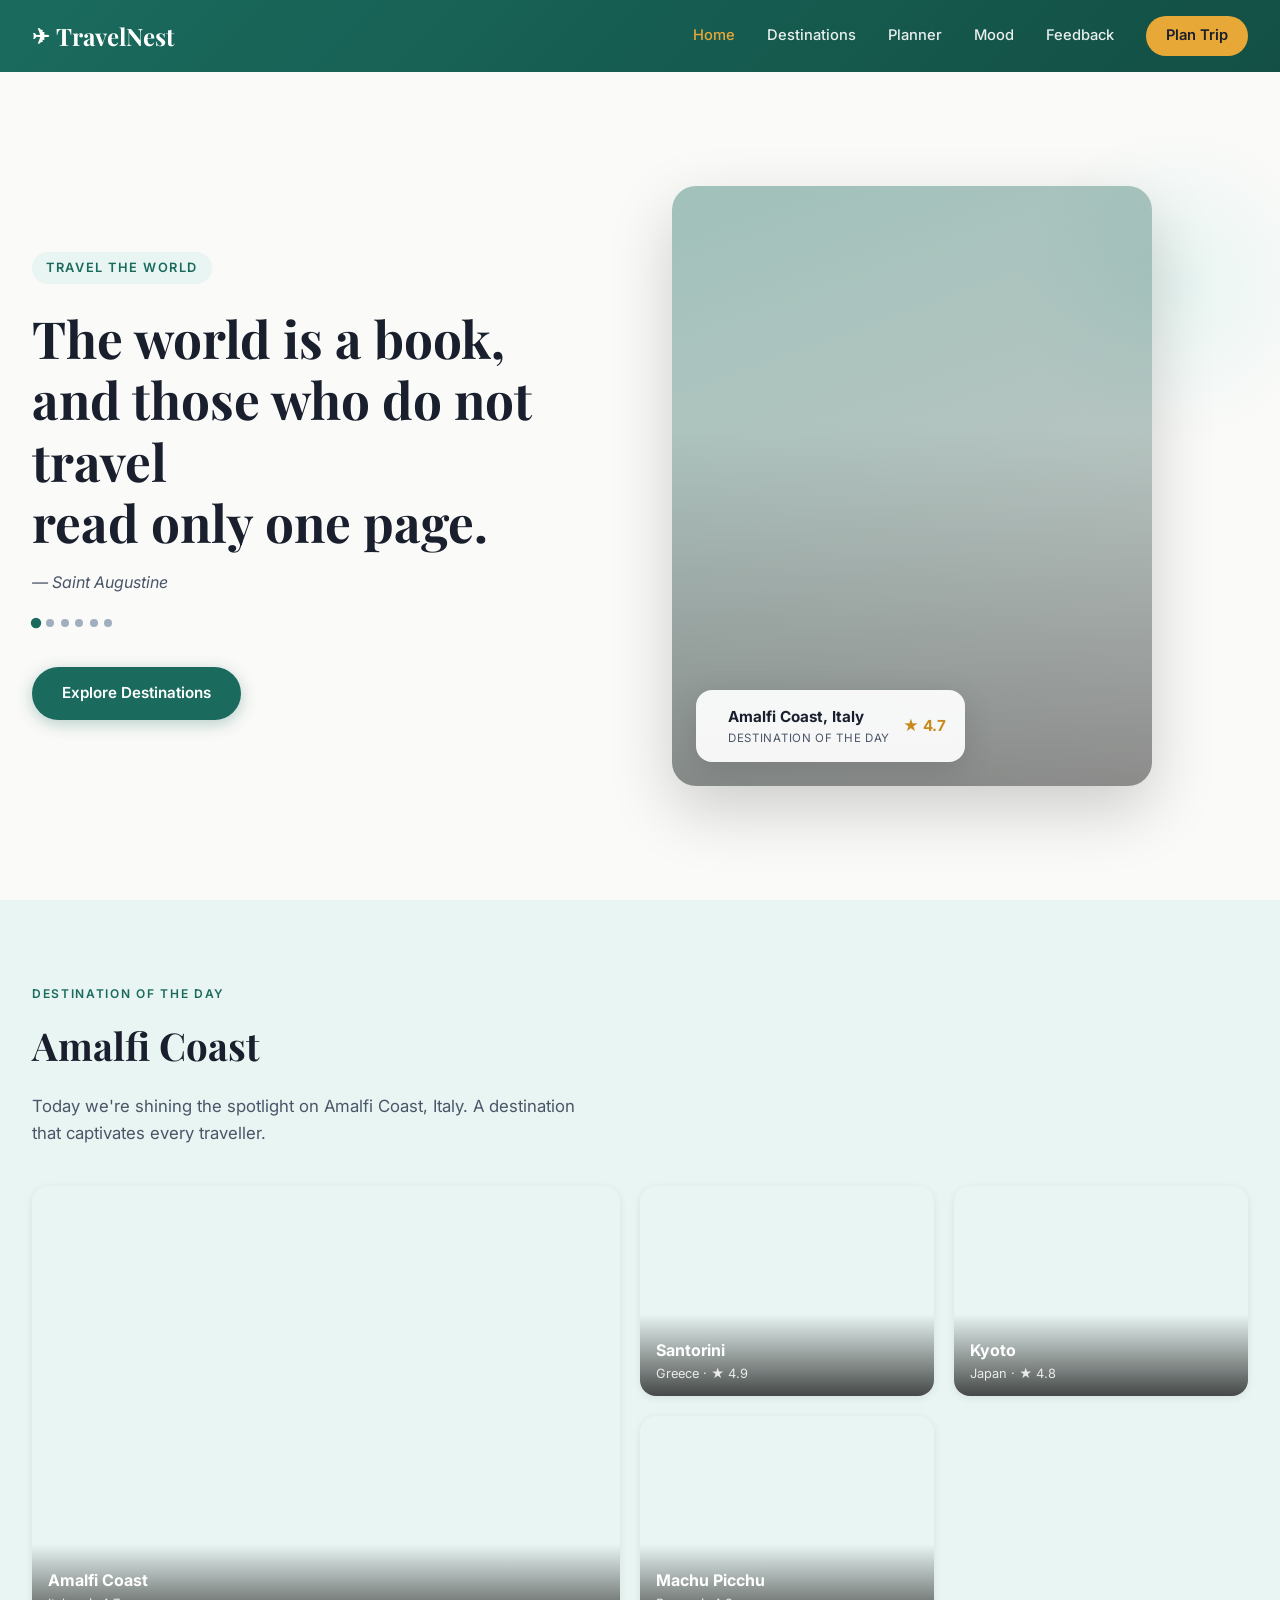
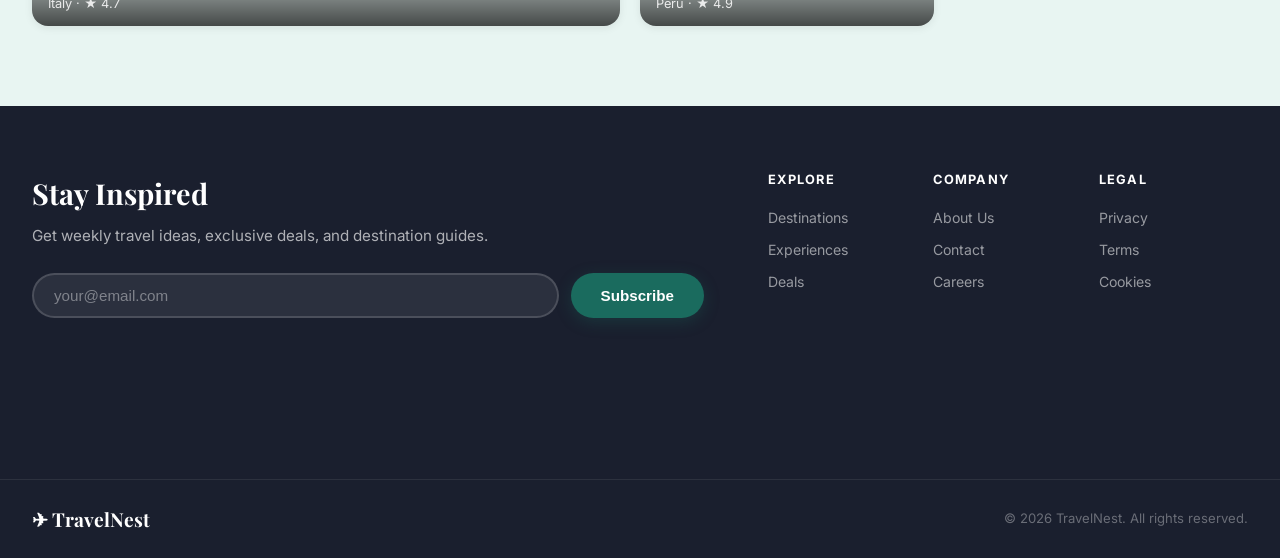
<file: index.html>
<!DOCTYPE html>
<html lang="en">
<head>
  <meta charset="UTF-8" />
  <meta name="viewport" content="width=device-width, initial-scale=1.0" />
  <meta name="description" content="TravelNest – Discover your next adventure" />
  <meta name="theme-color" content="#1a6b5e" />
  <title>TravelNest - Find Your Next Adventure</title>
  <link rel="stylesheet" href="css/common.css" />
  <link rel="stylesheet" href="css/index.css" />
  <link rel="preconnect" href="https://fonts.googleapis.com" />
  <link rel="preconnect" href="https://fonts.gstatic.com" crossorigin />
  <link href="https://fonts.googleapis.com/css2?family=Playfair+Display:wght@400;700&family=Inter:wght@300;400;500;600&display=swap" rel="stylesheet" />
</head>
<body>

  <!-- NAVBAR -->
  <header class="navbar" id="navbar">
    <div class="nav-container">
      <a href="/" class="nav-logo">
        <span class="logo-icon">✈</span>
        TravelNest
      </a>

      <nav class="nav-links" id="navLinks" aria-label="Main navigation">
        <a href="index.html">Home</a>
        <a href="destinations.html">Destinations</a>
        <a href="planner.html">Planner</a>
        <a href="mood.html">Mood</a>
        <a href="feedback.html">Feedback</a>
        <a href="planner.html" class="nav-cta">Plan Trip</a>
      </nav>

      <button class="hamburger" id="hamburger" aria-label="Toggle menu" aria-expanded="false" aria-controls="navLinks">
        <span class="bar"></span>
        <span class="bar"></span>
        <span class="bar"></span>
      </button>
    </div>
  </header>

  <!-- HERO -->
  <main>
    <section class="hero" id="hero">
      <div class="hero-content">
        <span class="hero-eyebrow">Travel the World</span>
        <h1 class="hero-heading">
          <span id="quoteText">The world is a book,<br />and those who do not travel<br />read only one page.</span>
        </h1>
        <p class="hero-author" id="quoteAuthor">— Saint Augustine</p>
        <div class="quote-dots" id="quoteDots" aria-hidden="true"></div>
        <div class="hero-actions">
          <a href="#destinations" class="btn btn-primary">Explore Destinations</a>
        </div>
      </div>

      <div class="hero-image-wrap">
        <div class="hero-image" role="img" aria-label="Beautiful travel destination">
          <div class="image-overlay"></div>
          <div class="floating-card">
            <span class="card-flag"></span>
            <div>
              <p class="card-dest" id="dotdDestName">Loading…</p>
              <p class="card-label">Destination of the Day</p>
            </div>
            <div class="card-temp" id="dotdRating">★ 4.9</div>
          </div>
        </div>
        <div class="hero-blob"></div>
      </div>
    </section>

    <!-- DESTINATION OF THE DAY -->
    <section class="dotd-section" id="destinations">
      <div class="section-container">
        <span class="section-eyebrow">Destination of the Day</span>
        <h2 class="section-title" id="dotdTitle">Today's Pick</h2>
        <p class="section-sub" id="dotdDescription">Refreshes every day with a handpicked destination.</p>

        <div class="dotd-grid" id="dotdGrid">
          <!-- Populated by JS -->
        </div>
      </div>
    </section>


  </main>

  <!-- FOOTER / NEWSLETTER -->
  <footer class="footer" id="contact">
    <div class="footer-top">
      <div class="newsletter">
        <h2>Stay Inspired</h2>
        <p>Get weekly travel ideas, exclusive deals, and destination guides.</p>
        <form class="newsletter-form" id="newsletterForm" novalidate>
          <div class="newsletter-input-wrap">
            <input
              type="email"
              id="emailInput"
              name="email"
              placeholder="your@email.com"
              autocomplete="email"
              required
              aria-label="Email address"
            />
            <button type="submit" class="btn btn-primary">Subscribe</button>
          </div>
          <p class="newsletter-msg" id="newsletterMsg" role="alert" aria-live="polite"></p>
          <p class="newsletter-count" id="subscriberCount"></p>
        </form>
      </div>

      <div class="footer-links">
        <div class="footer-col">
          <h4>Explore</h4>
          <a href="#destinations">Destinations</a>
          <a href="#experiences">Experiences</a>
          <a href="#deals">Deals</a>
        </div>
        <div class="footer-col">
          <h4>Company</h4>
          <a href="#about">About Us</a>
          <a href="#contact">Contact</a>
          <a href="#">Careers</a>
        </div>
        <div class="footer-col">
          <h4>Legal</h4>
          <a href="#">Privacy</a>
          <a href="#">Terms</a>
          <a href="#">Cookies</a>
        </div>
      </div>
    </div>

    <div class="footer-bottom">
      <p class="footer-logo"><span>✈</span> TravelNest</p>
      <p class="footer-copy">© <span id="year"></span> TravelNest. All rights reserved.</p>
    </div>
  </footer>

  <script src="js/nav.js"></script>
  <script src="js/index.js"></script>
</body>
</html>
</file>
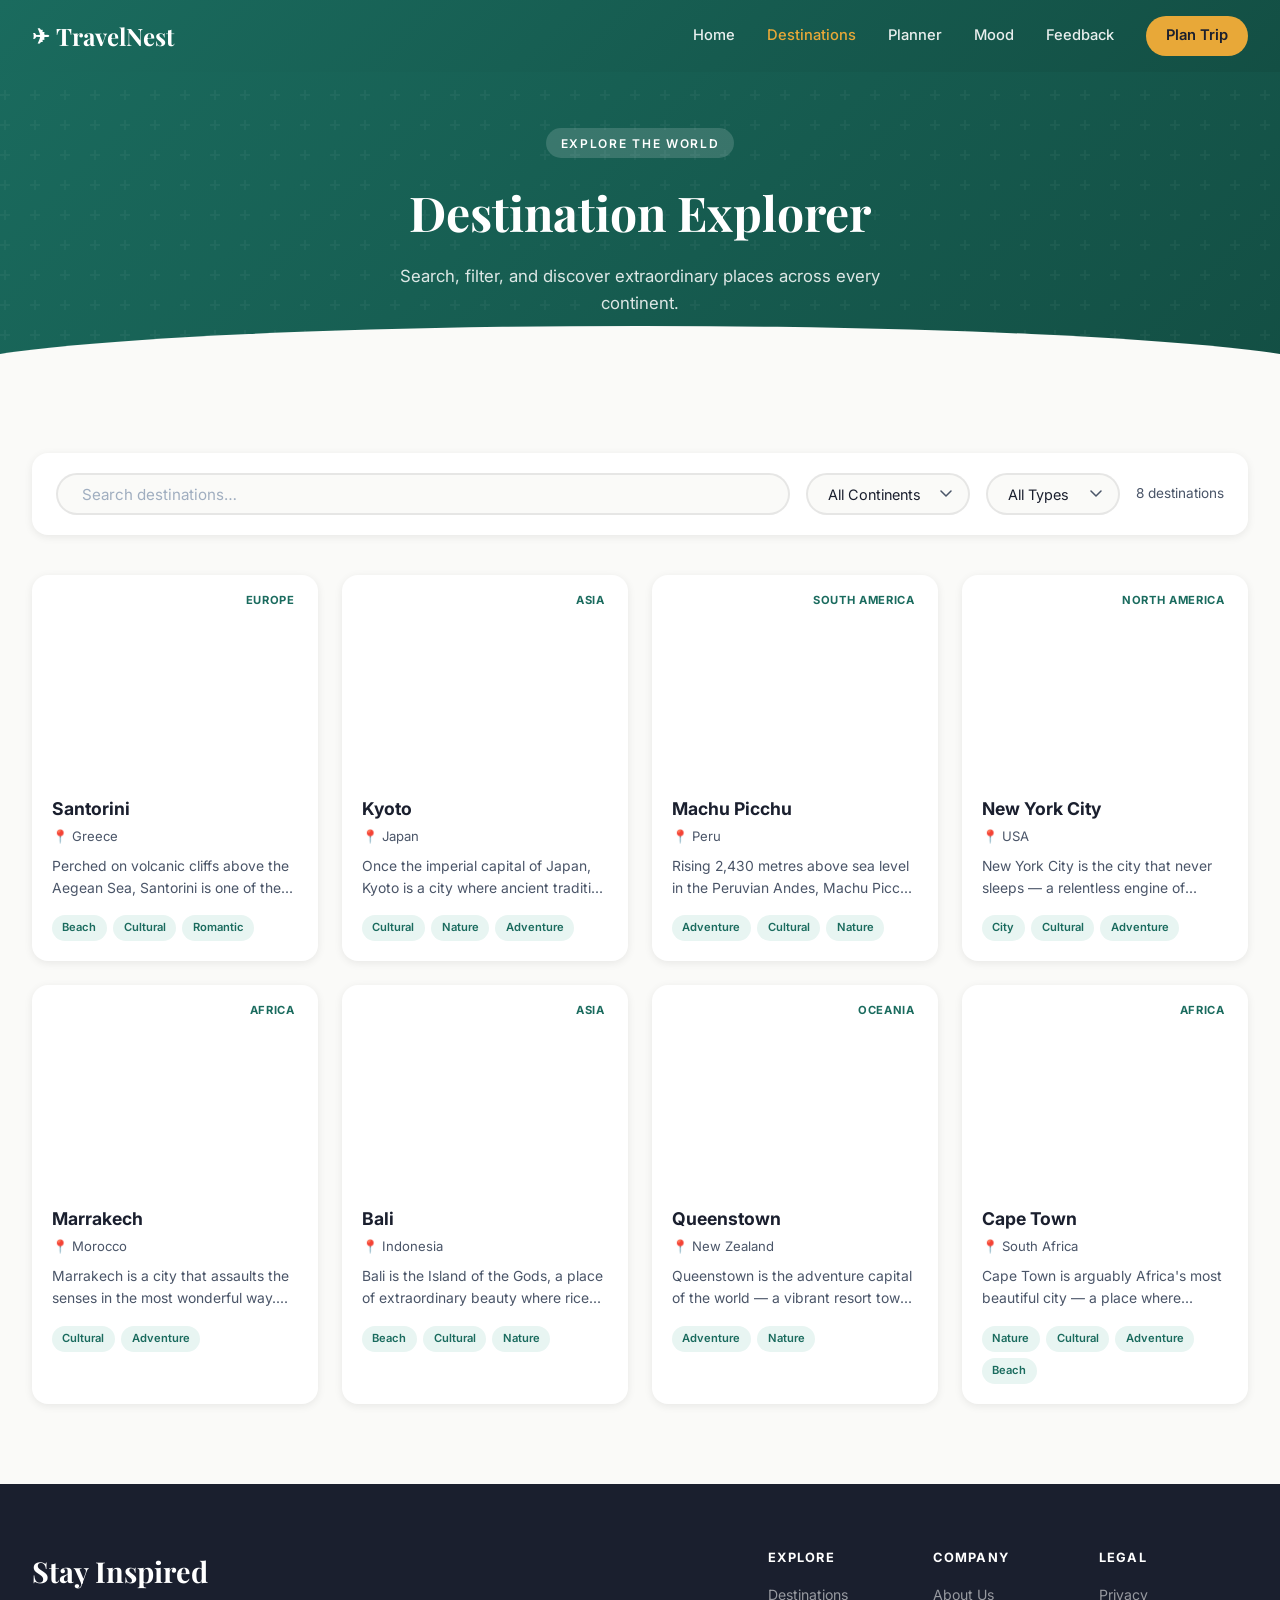
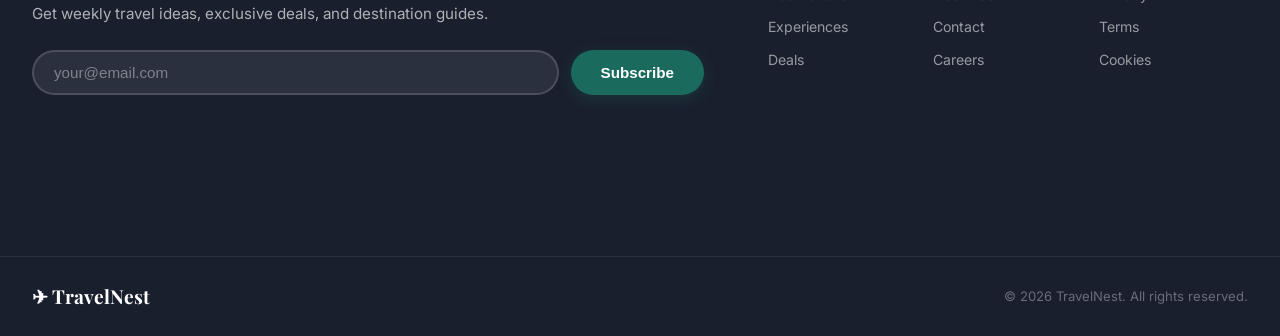
<file: destinations.html>
<!DOCTYPE html>
<html lang="en">
<head>
  <meta charset="UTF-8" />
  <meta name="viewport" content="width=device-width, initial-scale=1.0" />
  <meta name="description" content="TravelNest – Explore destinations around the world" />
  <meta name="theme-color" content="#1a6b5e" />
  <title>Destinations - TravelNest</title>
  <link rel="stylesheet" href="css/common.css" />
  <link rel="stylesheet" href="css/destinations.css" />
  <link rel="preconnect" href="https://fonts.googleapis.com" />
  <link rel="preconnect" href="https://fonts.gstatic.com" crossorigin />
  <link href="https://fonts.googleapis.com/css2?family=Playfair+Display:wght@400;700&family=Inter:wght@300;400;500;600&display=swap" rel="stylesheet" />
</head>
<body>

  <header class="navbar" id="navbar">
    <div class="nav-container">
      <a href="index.html" class="nav-logo">
        <span class="logo-icon">✈</span>
        TravelNest
      </a>
      <nav class="nav-links" id="navLinks" aria-label="Main navigation">
        <a href="index.html">Home</a>
        <a href="destinations.html">Destinations</a>
        <a href="planner.html">Planner</a>
        <a href="mood.html">Mood</a>
        <a href="feedback.html">Feedback</a>
        <a href="planner.html" class="nav-cta">Plan Trip</a>
      </nav>
      <button class="hamburger" id="hamburger" aria-label="Toggle menu" aria-expanded="false" aria-controls="navLinks">
        <span class="bar"></span>
        <span class="bar"></span>
        <span class="bar"></span>
      </button>
    </div>
  </header>

  <!-- PAGE HEADER -->
  <div class="page-header">
    <span class="header-eyebrow">Explore the World</span>
    <h1>Destination Explorer</h1>
    <p>Search, filter, and discover extraordinary places across every continent.</p>
  </div>

  <!-- MAIN -->
  <main>
    <div class="section-container">

      <!-- FILTER BAR -->
      <div class="filter-bar" role="search">
        <div class="filter-search">
          <span class="search-icon" aria-hidden="true"></span>
          <input
            type="search"
            id="searchInput"
            placeholder="Search destinations…"
            aria-label="Search destinations"
            autocomplete="off"
          />
        </div>

        <select id="continentFilter" class="filter-select" aria-label="Filter by continent">
          <option value="">All Continents</option>
          <option value="Africa">Africa</option>
          <option value="Asia">Asia</option>
          <option value="Europe">Europe</option>
          <option value="North America">North America</option>
          <option value="Oceania">Oceania</option>
          <option value="South America">South America</option>
        </select>

        <select id="typeFilter" class="filter-select" aria-label="Filter by travel type">
          <option value="">All Types</option>
          <option value="beach">Beach</option>
          <option value="cultural">Cultural</option>
          <option value="adventure">Adventure</option>
          <option value="nature">Nature</option>
          <option value="city">City</option>
          <option value="romantic">Romantic</option>
        </select>

        <span class="filter-count" id="filterCount" aria-live="polite"></span>
      </div>

      <!-- DESTINATION CARDS -->
      <div class="dest-grid" id="destGrid" role="list" aria-label="Destination cards"></div>

    </div>
  </main>

  <!-- MODAL -->
  <div class="modal-backdrop" id="modalBackdrop" role="dialog" aria-modal="true" aria-labelledby="modalTitle">
    <div class="modal" id="modal">
      <div class="modal-header">
        <h2 id="modalTitle">Destination</h2>
        <button class="modal-close" id="modalClose" aria-label="Close modal">✕</button>
      </div>
      <div class="modal-hero-img" id="modalImg" role="img"></div>
      <div class="modal-body">
        <div class="modal-meta" id="modalMeta"></div>
        <p class="modal-section-title">About</p>
        <p class="modal-description" id="modalDesc"></p>
        <p class="modal-section-title"> Top Attractions</p>
        <ul class="attractions-list" id="modalAttractions"></ul>
        <p class="modal-section-title"> Travel Cost Comparison</p>
        <table class="cost-table" id="modalCostTable">
          <thead>
            <tr>
              <th>Category</th>
              <th class="col-budget">Budget</th>
              <th class="col-mod">Moderate</th>
              <th class="col-luxury">Luxury</th>
            </tr>
          </thead>
          <tbody id="modalCostBody"></tbody>
        </table>
      </div>
    </div>
  </div>

  <!-- FOOTER -->
  <footer class="footer" id="contact">
    <div class="footer-top">
      <div class="newsletter">
        <h2>Stay Inspired</h2>
        <p>Get weekly travel ideas, exclusive deals, and destination guides.</p>
        <form class="newsletter-form" id="newsletterForm" novalidate>
          <div class="newsletter-input-wrap">
            <input
              type="email"
              id="emailInput"
              name="email"
              placeholder="your@email.com"
              autocomplete="email"
              required
              aria-label="Email address"
            />
            <button type="submit" class="btn btn-primary">Subscribe</button>
          </div>
          <p class="newsletter-msg" id="newsletterMsg" role="alert" aria-live="polite"></p>
          <p class="newsletter-count" id="subscriberCount"></p>
        </form>
      </div>

      <div class="footer-links">
        <div class="footer-col">
          <h4>Explore</h4>
          <a href="#destinations">Destinations</a>
          <a href="#experiences">Experiences</a>
          <a href="#deals">Deals</a>
        </div>
        <div class="footer-col">
          <h4>Company</h4>
          <a href="#about">About Us</a>
          <a href="#contact">Contact</a>
          <a href="#">Careers</a>
        </div>
        <div class="footer-col">
          <h4>Legal</h4>
          <a href="#">Privacy</a>
          <a href="#">Terms</a>
          <a href="#">Cookies</a>
        </div>
      </div>
    </div>

    <div class="footer-bottom">
      <p class="footer-logo"><span>✈</span> TravelNest</p>
      <p class="footer-copy">© <span id="year"></span> TravelNest. All rights reserved.</p>
    </div>
  </footer>

  <script src="js/data.js"></script>
  <script src="js/nav.js"></script>
  <script src="js/destinations.js"></script>
</body>
</html>
</file>
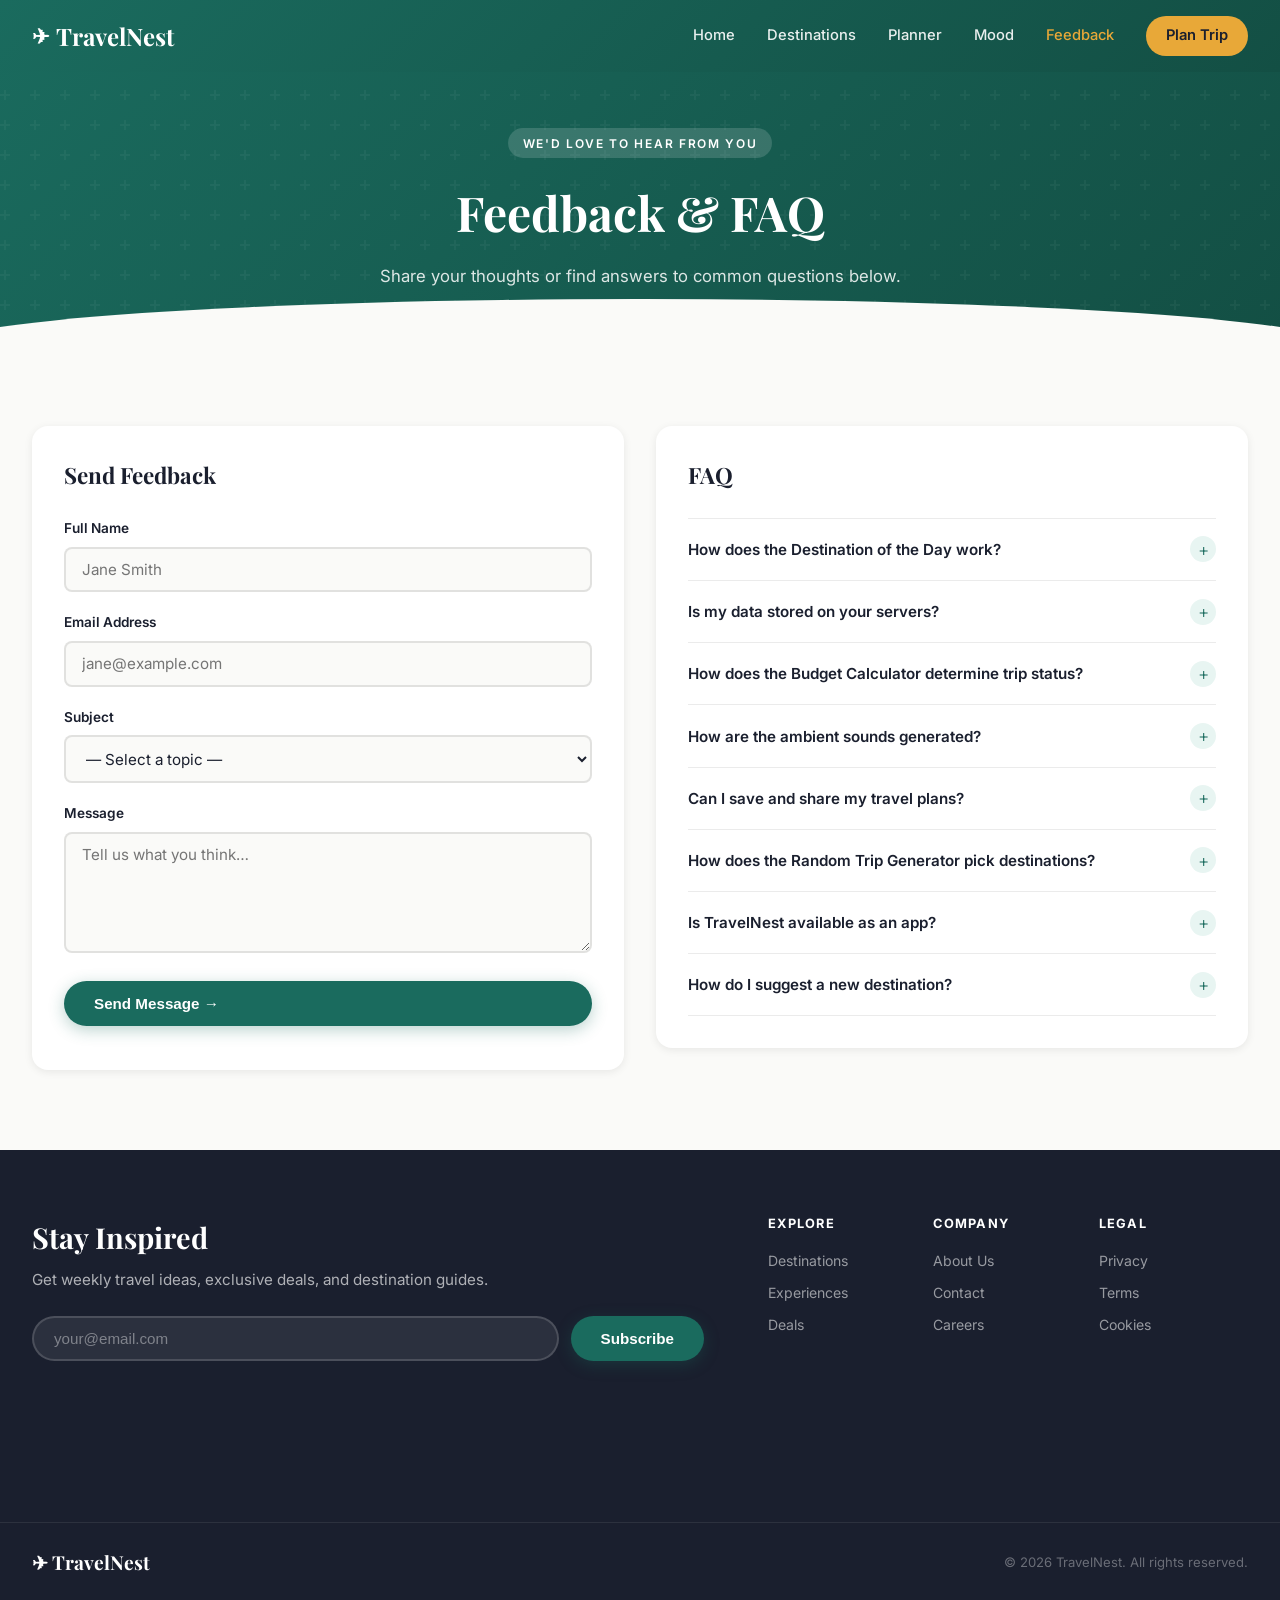
<file: feedback.html>
<!DOCTYPE html>
<html lang="en">
<head>
  <meta charset="UTF-8" />
  <meta name="viewport" content="width=device-width, initial-scale=1.0" />
  <meta name="description" content="TravelNest – Share your feedback and explore our FAQ" />
  <meta name="theme-color" content="#1a6b5e" />
  <title>Feedback - TravelNest</title>
  <link rel="stylesheet" href="css/common.css" />
  <link rel="stylesheet" href="css/feedback.css" />
  <link rel="preconnect" href="https://fonts.googleapis.com" />
  <link rel="preconnect" href="https://fonts.gstatic.com" crossorigin />
  <link href="https://fonts.googleapis.com/css2?family=Playfair+Display:wght@400;700&family=Inter:wght@300;400;500;600&display=swap" rel="stylesheet" />
</head>
<body>

  <header class="navbar" id="navbar">
    <div class="nav-container">
      <a href="index.html" class="nav-logo">
        <span class="logo-icon">✈</span>
        TravelNest
      </a>
      <nav class="nav-links" id="navLinks" aria-label="Main navigation">
        <a href="index.html">Home</a>
        <a href="destinations.html">Destinations</a>
        <a href="planner.html">Planner</a>
        <a href="mood.html">Mood</a>
        <a href="feedback.html">Feedback</a>
        <a href="planner.html" class="nav-cta">Plan Trip</a>
      </nav>
      <button class="hamburger" id="hamburger" aria-label="Toggle menu" aria-expanded="false" aria-controls="navLinks">
        <span class="bar"></span>
        <span class="bar"></span>
        <span class="bar"></span>
      </button>
    </div>
  </header>

  <!-- PAGE HEADER -->
  <div class="page-header">
    <span class="header-eyebrow">We'd Love to Hear From You</span>
    <h1>Feedback &amp; FAQ</h1>
    <p>Share your thoughts or find answers to common questions below.</p>
  </div>

  <!-- MAIN -->
  <main>
    <div class="section-container">
      <div class="feedback-grid">

        <!-- ── FEEDBACK FORM ── -->
        <div class="feedback-card">
          <h2> Send Feedback</h2>

          <form id="feedbackForm" novalidate autocomplete="off">

            <div class="form-group" id="fg-name">
              <label for="fbName">Full Name</label>
              <input
                type="text"
                id="fbName"
                name="name"
                placeholder="Jane Smith"
                autocomplete="name"
              />
              <span class="field-error" id="err-name"></span>
            </div>

            <div class="form-group" id="fg-email">
              <label for="fbEmail">Email Address</label>
              <input
                type="text"
                id="fbEmail"
                name="email"
                placeholder="jane@example.com"
                autocomplete="email"
              />
              <span class="field-error" id="err-email"></span>
            </div>

            <div class="form-group" id="fg-subject">
              <label for="fbSubject">Subject</label>
              <select id="fbSubject" name="subject">
                <option value="">— Select a topic —</option>
                <option value="General Enquiry">General Enquiry</option>
                <option value="Destination Suggestion">Destination Suggestion</option>
                <option value="Bug Report">Bug Report</option>
                <option value="Partnership">Partnership</option>
                <option value="Other">Other</option>
              </select>
              <span class="field-error" id="err-subject"></span>
            </div>

            <div class="form-group" id="fg-message">
              <label for="fbMessage">Message</label>
              <textarea
                id="fbMessage"
                name="message"
                rows="5"
                placeholder="Tell us what you think…"
              ></textarea>
              <span class="field-error" id="err-message"></span>
            </div>

            <button type="submit" class="btn btn-primary" style="width:100%">
              Send Message →
            </button>

          </form>

          <div class="form-success" id="formSuccess" role="alert">
            <span class="success-icon">✅</span>
            <div>
              <strong>Thank you!</strong> Your message has been received. We'll be in touch soon.
            </div>
          </div>

          <!-- Previous submissions count -->
          <p id="submissionCount" style="margin-top:.75rem;font-size:.8rem;color:var(--text-light);"></p>
        </div>

        <!-- ── FAQ ── -->
        <div class="feedback-card">
          <h2> FAQ</h2>

          <ul class="faq-list" id="faqList" role="list">
            <!-- Populated by JS -->
          </ul>
        </div>

      </div>
    </div>
  </main>

  <!-- FOOTER -->
  <footer class="footer" id="contact">
    <div class="footer-top">
      <div class="newsletter">
        <h2>Stay Inspired</h2>
        <p>Get weekly travel ideas, exclusive deals, and destination guides.</p>
        <form class="newsletter-form" id="newsletterForm" novalidate>
          <div class="newsletter-input-wrap">
            <input
              type="email"
              id="emailInput"
              name="email"
              placeholder="your@email.com"
              autocomplete="email"
              required
              aria-label="Email address"
            />
            <button type="submit" class="btn btn-primary">Subscribe</button>
          </div>
          <p class="newsletter-msg" id="newsletterMsg" role="alert" aria-live="polite"></p>
          <p class="newsletter-count" id="subscriberCount"></p>
        </form>
      </div>

      <div class="footer-links">
        <div class="footer-col">
          <h4>Explore</h4>
          <a href="#destinations">Destinations</a>
          <a href="#experiences">Experiences</a>
          <a href="#deals">Deals</a>
        </div>
        <div class="footer-col">
          <h4>Company</h4>
          <a href="#about">About Us</a>
          <a href="#contact">Contact</a>
          <a href="#">Careers</a>
        </div>
        <div class="footer-col">
          <h4>Legal</h4>
          <a href="#">Privacy</a>
          <a href="#">Terms</a>
          <a href="#">Cookies</a>
        </div>
      </div>
    </div>

    <div class="footer-bottom">
      <p class="footer-logo"><span>✈</span> TravelNest</p>
      <p class="footer-copy">© <span id="year"></span> TravelNest. All rights reserved.</p>
    </div>
  </footer>

  <script src="js/nav.js"></script>
  <script src="js/feedback.js"></script>
</body>
</html>
</file>
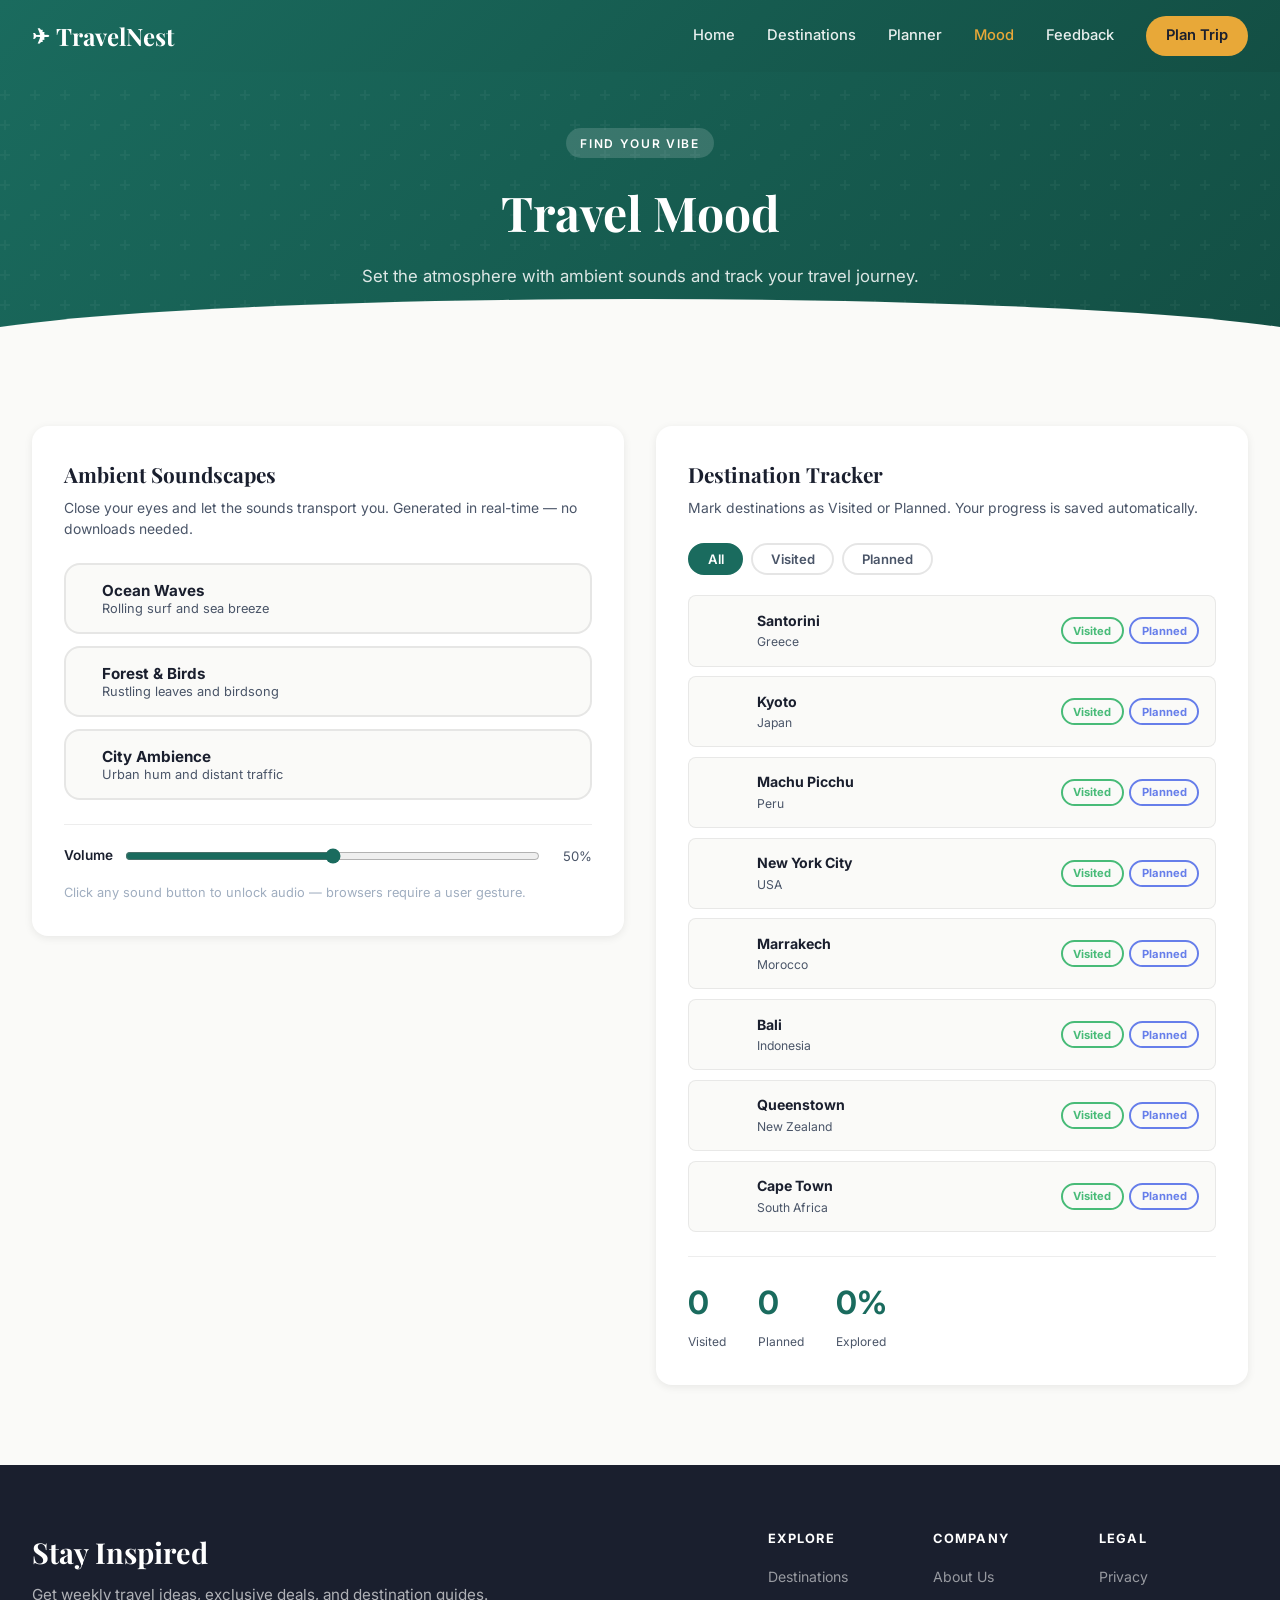
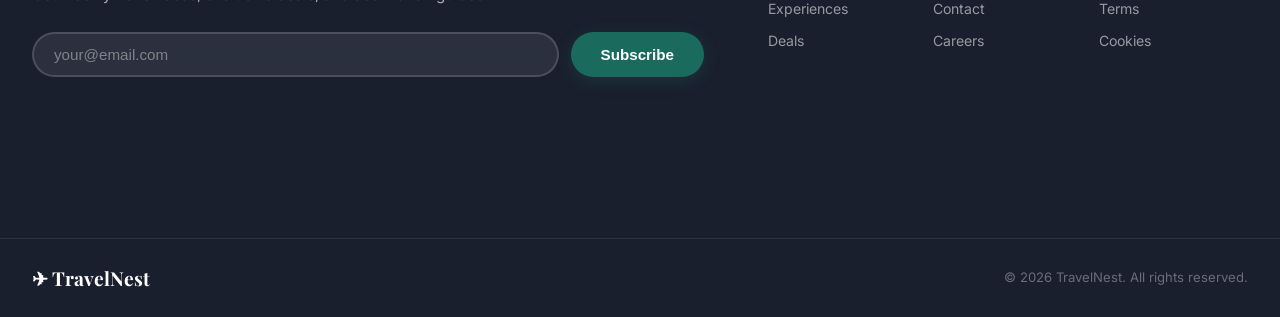
<file: mood.html>
<!DOCTYPE html>
<html lang="en">
<head>
  <meta charset="UTF-8" />
  <meta name="viewport" content="width=device-width, initial-scale=1.0" />
  <meta name="description" content="TravelNest – Travel Mood: ambient sounds and destination tracker" />
  <meta name="theme-color" content="#1a6b5e" />
  <title>Travel Mood - TravelNest</title>
  <link rel="stylesheet" href="css/common.css" />
  <link rel="stylesheet" href="css/mood.css" />
  <link rel="preconnect" href="https://fonts.googleapis.com" />
  <link rel="preconnect" href="https://fonts.gstatic.com" crossorigin />
  <link href="https://fonts.googleapis.com/css2?family=Playfair+Display:wght@400;700&family=Inter:wght@300;400;500;600&display=swap" rel="stylesheet" />
</head>
<body>

  <!-- NAVBAR -->
  <header class="navbar" id="navbar">
    <div class="nav-container">
      <a href="index.html" class="nav-logo">
        <span class="logo-icon">✈</span>
        TravelNest
      </a>
      <nav class="nav-links" id="navLinks" aria-label="Main navigation">
        <a href="index.html">Home</a>
        <a href="destinations.html">Destinations</a>
        <a href="planner.html">Planner</a>
        <a href="mood.html">Mood</a>
        <a href="feedback.html">Feedback</a>
        <a href="planner.html" class="nav-cta">Plan Trip</a>
      </nav>
      <button class="hamburger" id="hamburger" aria-label="Toggle menu" aria-expanded="false" aria-controls="navLinks">
        <span class="bar"></span>
        <span class="bar"></span>
        <span class="bar"></span>
      </button>
    </div>
  </header>

  <!-- PAGE HEADER -->
  <div class="page-header">
    <span class="header-eyebrow">Find Your Vibe</span>
    <h1>Travel Mood</h1>
    <p>Set the atmosphere with ambient sounds and track your travel journey.</p>
  </div>

  <!-- MAIN -->
  <main>
    <div class="section-container">
      <div class="mood-grid">

        <!-- ── AMBIENT SOUND PLAYER ── -->
        <div class="mood-card">
          <h2> Ambient Soundscapes</h2>
          <p class="card-sub">Close your eyes and let the sounds transport you. Generated in real-time — no downloads needed.</p>

          <div class="sound-buttons" role="group" aria-label="Ambient sound controls">

            <button class="sound-btn" id="sndBeach" data-sound="beach" aria-pressed="false">
              <span class="sound-icon" aria-hidden="true"></span>
              <span class="sound-text">
                <span class="sb-name">Ocean Waves</span>
                <span class="sb-desc">Rolling surf and sea breeze</span>
              </span>
              <span class="waveform" aria-hidden="true">
                <span></span><span></span><span></span><span></span><span></span>
              </span>
            </button>

            <button class="sound-btn" id="sndForest" data-sound="forest" aria-pressed="false">
              <span class="sound-icon" aria-hidden="true"></span>
              <span class="sound-text">
                <span class="sb-name">Forest & Birds</span>
                <span class="sb-desc">Rustling leaves and birdsong</span>
              </span>
              <span class="waveform" aria-hidden="true">
                <span></span><span></span><span></span><span></span><span></span>
              </span>
            </button>

            <button class="sound-btn" id="sndCity" data-sound="city" aria-pressed="false">
              <span class="sound-icon" aria-hidden="true"></span>
              <span class="sound-text">
                <span class="sb-name">City Ambience</span>
                <span class="sb-desc">Urban hum and distant traffic</span>
              </span>
              <span class="waveform" aria-hidden="true">
                <span></span><span></span><span></span><span></span><span></span>
              </span>
            </button>

          </div>

          <!-- Volume control -->
          <div class="volume-row">
            <label for="volSlider">Volume</label>
            <input type="range" id="volSlider" min="0" max="100" value="50" aria-label="Volume" />
            <span class="volume-val" id="volVal">50%</span>
          </div>

          <!-- Audio permission notice -->
          <p id="audioNotice" style="margin-top:1rem;font-size:.8rem;color:var(--text-light);display:none;">
            Click any sound button to unlock audio — browsers require a user gesture.
          </p>
        </div>

        <!-- ── DESTINATION TRACKER ── -->
        <div class="mood-card">
          <h2>Destination Tracker</h2>
          <p class="card-sub">Mark destinations as Visited or Planned. Your progress is saved automatically.</p>

          <div class="tracker-tabs" role="group" aria-label="Filter tracker">
            <button class="tracker-tab active" data-filter="all">All</button>
            <button class="tracker-tab" data-filter="visited">Visited</button>
            <button class="tracker-tab" data-filter="planned">Planned</button>
          </div>

          <ul class="tracker-list" id="trackerList" aria-label="Destinations to track"></ul>

          <div class="tracker-stats" aria-live="polite">
            <div class="stat-item">
              <span class="stat-val" id="statVisited">0</span>
              <span class="stat-lbl">Visited</span>
            </div>
            <div class="stat-item">
              <span class="stat-val" id="statPlanned">0</span>
              <span class="stat-lbl">Planned</span>
            </div>
            <div class="stat-item">
              <span class="stat-val" id="statPct">0%</span>
              <span class="stat-lbl">Explored</span>
            </div>
          </div>
        </div>

      </div>
    </div>
  </main>

  <!-- FOOTER -->
  <footer class="footer" id="contact">
    <div class="footer-top">
      <div class="newsletter">
        <h2>Stay Inspired</h2>
        <p>Get weekly travel ideas, exclusive deals, and destination guides.</p>
        <form class="newsletter-form" id="newsletterForm" novalidate>
          <div class="newsletter-input-wrap">
            <input
              type="email"
              id="emailInput"
              name="email"
              placeholder="your@email.com"
              autocomplete="email"
              required
              aria-label="Email address"
            />
            <button type="submit" class="btn btn-primary">Subscribe</button>
          </div>
          <p class="newsletter-msg" id="newsletterMsg" role="alert" aria-live="polite"></p>
          <p class="newsletter-count" id="subscriberCount"></p>
        </form>
      </div>

      <div class="footer-links">
        <div class="footer-col">
          <h4>Explore</h4>
          <a href="#destinations">Destinations</a>
          <a href="#experiences">Experiences</a>
          <a href="#deals">Deals</a>
        </div>
        <div class="footer-col">
          <h4>Company</h4>
          <a href="#about">About Us</a>
          <a href="#contact">Contact</a>
          <a href="#">Careers</a>
        </div>
        <div class="footer-col">
          <h4>Legal</h4>
          <a href="#">Privacy</a>
          <a href="#">Terms</a>
          <a href="#">Cookies</a>
        </div>
      </div>
    </div>

    <div class="footer-bottom">
      <p class="footer-logo"><span>✈</span> TravelNest</p>
      <p class="footer-copy">© <span id="year"></span> TravelNest. All rights reserved.</p>
    </div>
  </footer>

  <script src="js/data.js"></script>
  <script src="js/nav.js"></script>
  <script src="js/mood.js"></script>
</body>
</html>
</file>
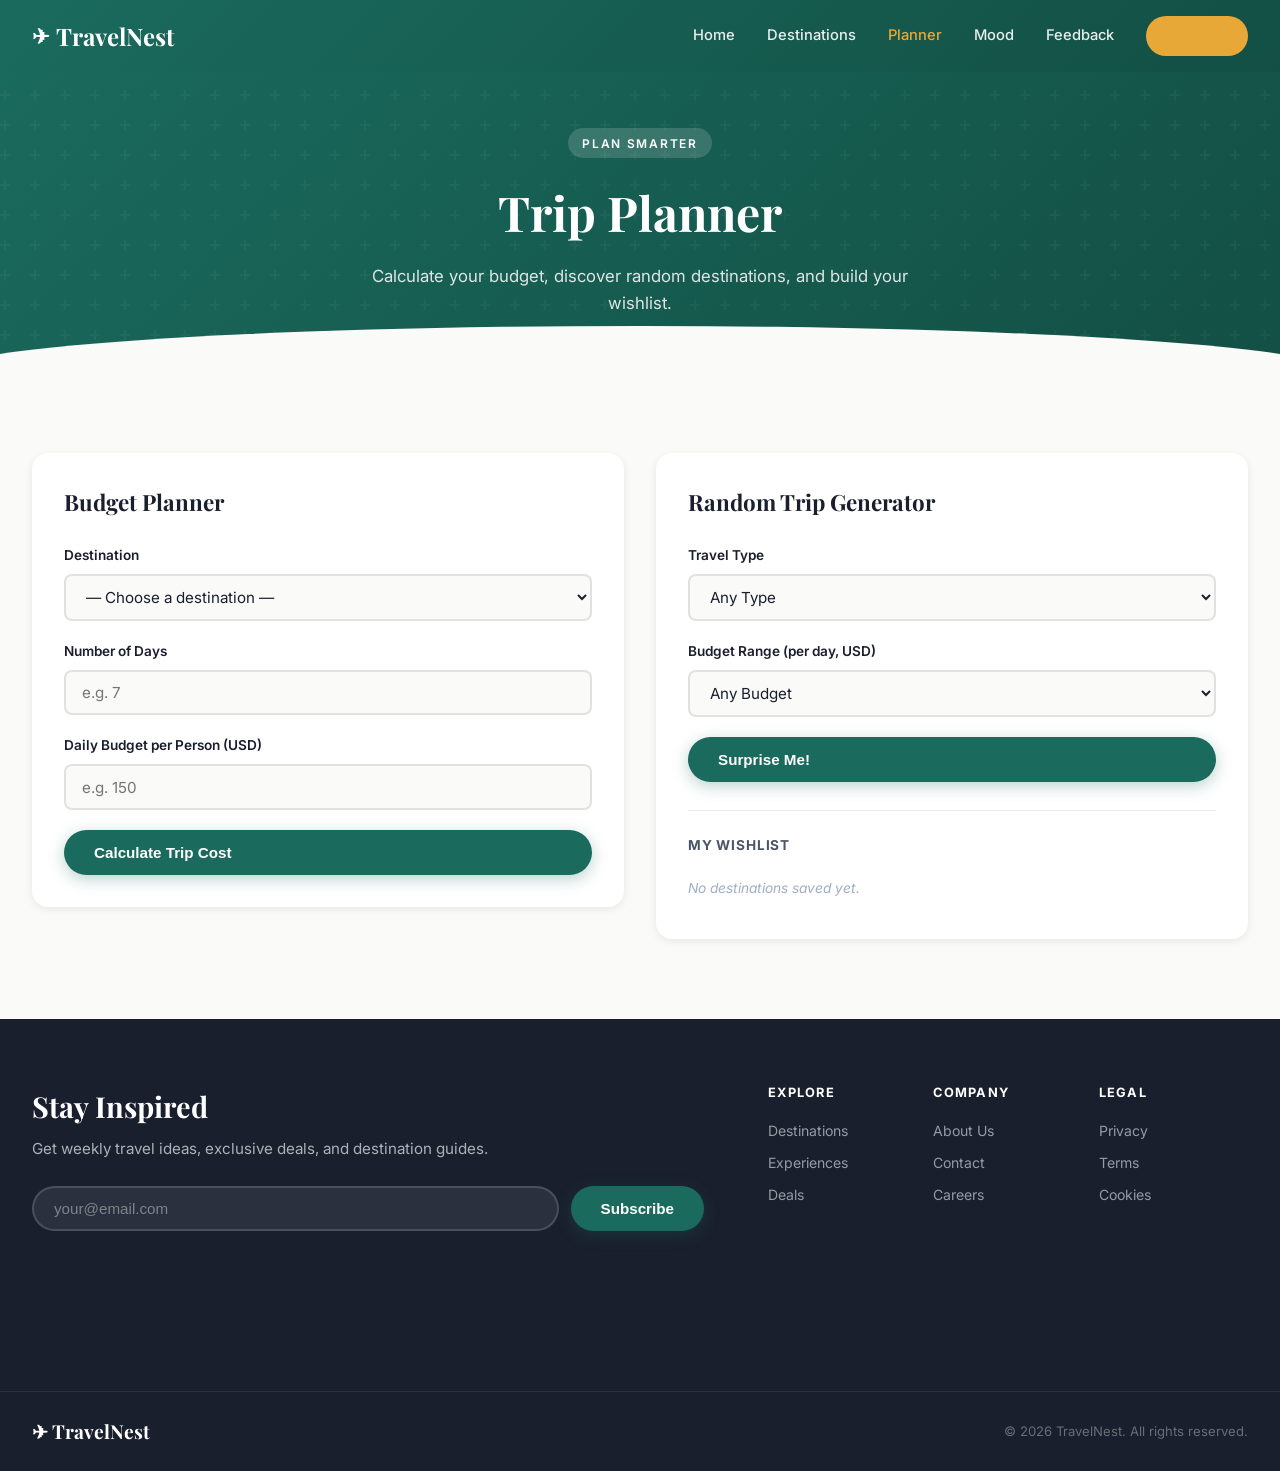
<file: planner.html>
<!DOCTYPE html>
<html lang="en">
<head>
  <meta charset="UTF-8" />
  <meta name="viewport" content="width=device-width, initial-scale=1.0" />
  <meta name="description" content="TravelNest – Budget Planner & Random Trip Generator" />
  <meta name="theme-color" content="#1a6b5e" />
  <title>Planner - TravelNest</title>
  <link rel="stylesheet" href="css/common.css" />
  <link rel="stylesheet" href="css/planner.css" />
  <link rel="preconnect" href="https://fonts.googleapis.com" />
  <link rel="preconnect" href="https://fonts.gstatic.com" crossorigin />
  <link href="https://fonts.googleapis.com/css2?family=Playfair+Display:wght@400;700&family=Inter:wght@300;400;500;600&display=swap" rel="stylesheet" />
</head>
<body>
  
  <header class="navbar" id="navbar">
    <div class="nav-container">
      <a href="index.html" class="nav-logo">
        <span class="logo-icon">✈</span>
        TravelNest
      </a>
      <nav class="nav-links" id="navLinks" aria-label="Main navigation">
        <a href="index.html">Home</a>
        <a href="destinations.html">Destinations</a>
        <a href="planner.html">Planner</a>
        <a href="mood.html">Mood</a>
        <a href="feedback.html">Feedback</a>
        <a href="planner.html" class="nav-cta">Plan Trip</a>
      </nav>
      <button class="hamburger" id="hamburger" aria-label="Toggle menu" aria-expanded="false" aria-controls="navLinks">
        <span class="bar"></span>
        <span class="bar"></span>
        <span class="bar"></span>
      </button>
    </div>
  </header>

  <!-- PAGE HEADER -->
  <div class="page-header">
    <span class="header-eyebrow">Plan Smarter</span>
    <h1>Trip Planner</h1>
    <p>Calculate your budget, discover random destinations, and build your wishlist.</p>
  </div>

  <!-- MAIN -->
  <main>
    <div class="section-container">
      <div class="planner-grid">

        <!-- ── BUDGET PLANNER ── -->
        <div class="planner-card">
          <h2>Budget Planner</h2>

          <form id="budgetForm" novalidate>
            <div class="form-group">
              <label for="bpDestination">Destination</label>
              <select id="bpDestination" required>
                <option value="">— Choose a destination —</option>
              </select>
            </div>

            <div class="form-group">
              <label for="bpDays">Number of Days</label>
              <input type="number" id="bpDays" min="1" max="365" placeholder="e.g. 7" required />
            </div>

            <div class="form-group">
              <label for="bpBudget">Daily Budget per Person (USD)</label>
              <input type="number" id="bpBudget" min="1" max="10000" placeholder="e.g. 150" required />
            </div>

            <button type="submit" class="btn btn-primary" style="width:100%">Calculate Trip Cost</button>
          </form>

          <!-- Result panel -->
          <div class="budget-result" id="budgetResult" aria-live="polite">
            <div class="budget-total" id="bpTotal"></div>
            <div class="budget-sub" id="bpSub"></div>
            <div class="status-badge" id="bpStatus"></div>
            <div class="progress-wrap">
              <div class="progress-fill" id="bpBar"></div>
            </div>
            <div class="progress-labels">
              <span>Budget</span>
              <span>Moderate</span>
              <span>Luxury</span>
            </div>
            <button class="btn btn-outline" id="bpSave" style="margin-top:1rem;border-color:var(--teal);color:var(--teal);width:100%">
              Save Plan
            </button>
          </div>

          <!-- Saved plans -->
          <div class="saved-plans" id="savedPlansWrap" style="display:none">
            <div class="saved-plans-title">Saved Plans</div>
            <div id="savedPlansList"></div>
          </div>
        </div>

        <!-- ── RANDOM GENERATOR + WISHLIST ── -->
        <div class="planner-card">
          <h2>Random Trip Generator</h2>

          <div class="form-group">
            <label for="genType">Travel Type</label>
            <select id="genType">
              <option value="">Any Type</option>
              <option value="beach">Beach</option>
              <option value="adventure">Adventure</option>
              <option value="cultural">Cultural</option>
              <option value="nature">Nature</option>
              <option value="city">City</option>
              <option value="romantic">Romantic</option>
            </select>
          </div>

          <div class="form-group">
            <label for="genBudget">Budget Range (per day, USD)</label>
            <select id="genBudget">
              <option value="">Any Budget</option>
              <option value="budget">Budget · Under $100/day</option>
              <option value="moderate">Moderate · $100–$300/day</option>
              <option value="luxury">Luxury · $300+/day</option>
            </select>
          </div>

          <button class="btn btn-primary" id="genBtn" style="width:100%">Surprise Me!</button>

          <!-- Generator result -->
          <div class="gen-result" id="genResult">
            <div class="gen-result-img" id="genImg"></div>
            <div class="gen-result-body">
              <h3 id="genName"></h3>
              <p class="gen-country" id="genCountry"></p>
              <p class="gen-excerpt" id="genExcerpt"></p>
              <div class="gen-result-actions">
                <button class="btn btn-sm btn-ghost" id="genAgain">Again</button>
                <button class="btn btn-sm btn-gold" id="genSave">Wishlist</button>
                <a href="destinations.html" class="btn btn-sm btn-primary">View Details</a>
              </div>
            </div>
          </div>

          <!-- Wishlist -->
          <div class="wishlist-wrap">
            <h3>My Wishlist</h3>
            <ul class="wishlist-list" id="wishlistList"></ul>
            <p class="wishlist-empty" id="wishlistEmpty">No destinations saved yet.</p>
          </div>
        </div>

      </div>
    </div>
  </main>

  <!-- FOOTER -->
  <footer class="footer" id="contact">
    <div class="footer-top">
      <div class="newsletter">
        <h2>Stay Inspired</h2>
        <p>Get weekly travel ideas, exclusive deals, and destination guides.</p>
        <form class="newsletter-form" id="newsletterForm" novalidate>
          <div class="newsletter-input-wrap">
            <input
              type="email"
              id="emailInput"
              name="email"
              placeholder="your@email.com"
              autocomplete="email"
              required
              aria-label="Email address"
            />
            <button type="submit" class="btn btn-primary">Subscribe</button>
          </div>
          <p class="newsletter-msg" id="newsletterMsg" role="alert" aria-live="polite"></p>
          <p class="newsletter-count" id="subscriberCount"></p>
        </form>
      </div>

      <div class="footer-links">
        <div class="footer-col">
          <h4>Explore</h4>
          <a href="#destinations">Destinations</a>
          <a href="#experiences">Experiences</a>
          <a href="#deals">Deals</a>
        </div>
        <div class="footer-col">
          <h4>Company</h4>
          <a href="#about">About Us</a>
          <a href="#contact">Contact</a>
          <a href="#">Careers</a>
        </div>
        <div class="footer-col">
          <h4>Legal</h4>
          <a href="#">Privacy</a>
          <a href="#">Terms</a>
          <a href="#">Cookies</a>
        </div>
      </div>
    </div>

    <div class="footer-bottom">
      <p class="footer-logo"><span>✈</span> TravelNest</p>
      <p class="footer-copy">© <span id="year"></span> TravelNest. All rights reserved.</p>
    </div>
  </footer>

  <script src="js/data.js"></script>
  <script src="js/nav.js"></script>
  <script src="js/planner.js"></script>
</body>
</html>
</file>
<file: css/common.css>
*, *::before, *::after { box-sizing: border-box; margin: 0; padding: 0; }

:root {
  --teal:        #1a6b5e;
  --teal-dark:   #134f44;
  --teal-light:  #e8f5f2;
  --gold:        #e8a838;
  --gold-dark:   #c8891e;
  --text-dark:   #1a1f2e;
  --text-mid:    #4a5568;
  --text-light:  #a0aec0;
  --bg:          #fafaf8;
  --white:       #ffffff;
  --radius-sm:   8px;
  --radius-md:   16px;
  --radius-lg:   24px;
  --shadow-sm:   0 2px 8px rgba(0,0,0,.08);
  --shadow-md:   0 8px 32px rgba(0,0,0,.12);
  --shadow-lg:   0 24px 64px rgba(0,0,0,.18);
  --transition:  .3s cubic-bezier(.4,0,.2,1);
  --nav-h:       72px;
}

html { scroll-behavior: smooth; }

body {
  font-family: 'Inter', sans-serif;
  background: var(--bg);
  color: var(--text-dark);
  line-height: 1.6;
  overflow-x: hidden;
}

img { display: block; max-width: 100%; }

a { text-decoration: none; color: inherit; }

.btn {
  display: inline-flex;
  align-items: center;
  gap: .5rem;
  padding: .75rem 1.75rem;
  border-radius: 50px;
  font-size: .95rem;
  font-weight: 600;
  cursor: pointer;
  border: 2px solid transparent;
  transition: transform var(--transition), box-shadow var(--transition), background var(--transition), color var(--transition);
}

.btn:hover  { transform: translateY(-2px); }
.btn:active { transform: translateY(0); }

.btn-primary {
  background: var(--teal);
  color: var(--white);
  box-shadow: 0 4px 16px rgba(26,107,94,.3);
}
.btn-primary:hover { background: var(--teal-dark); box-shadow: 0 8px 24px rgba(26,107,94,.4); }

.btn-outline {
  border-color: var(--white);
  color: var(--white);
  background: transparent;
}
.btn-outline:hover { background: rgba(255,255,255,.15); }

.navbar {
  position: fixed;
  top: 0; left: 0; right: 0;
  height: var(--nav-h);
  z-index: 1000;
  transition: background var(--transition), box-shadow var(--transition);
  background: linear-gradient(135deg, var(--teal) 0%, var(--teal-dark) 100%);
}

.navbar.scrolled {
  background: rgba(255,255,255,.95);
  backdrop-filter: blur(12px);
  box-shadow: var(--shadow-sm);
}

.navbar.scrolled .nav-links a { color: var(--text-dark); }
.navbar.scrolled .nav-links a:hover { color: var(--teal); }
.navbar.scrolled .nav-logo { color: var(--teal); }
.navbar.scrolled .bar { background: var(--text-dark); }
.navbar.scrolled .nav-cta { background: var(--teal) !important; color: var(--white) !important; }

.nav-container {
  max-width: 1280px;
  margin: auto;
  padding: 0 2rem;
  height: 100%;
  display: flex;
  align-items: center;
  justify-content: space-between;
}

.nav-logo {
  font-family: 'Playfair Display', serif;
  font-size: 1.5rem;
  font-weight: 700;
  color: var(--white);
  display: flex;
  align-items: center;
  gap: .4rem;
  transition: color var(--transition);
}

.logo-icon { font-size: 1.3rem; }

.nav-links {
  display: flex;
  align-items: center;
  gap: 2rem;
}

.nav-links a {
  color: rgba(255,255,255,.9);
  font-size: .92rem;
  font-weight: 500;
  transition: color var(--transition);
  position: relative;
}

.nav-links a::after {
  content: '';
  position: absolute;
  bottom: -3px; left: 0;
  width: 0; height: 2px;
  background: var(--gold);
  transition: width var(--transition);
}

.nav-links a:hover::after,
.nav-links a:focus-visible::after { width: 100%; }

.nav-links a:hover { color: var(--white); }

.nav-cta {
  background: var(--gold) !important;
  color: var(--text-dark) !important;
  padding: .5rem 1.25rem;
  border-radius: 50px;
  font-weight: 600 !important;
  transition: background var(--transition), transform var(--transition) !important;
}
.nav-cta:hover { background: var(--gold-dark) !important; }
.nav-cta::after { display: none !important; }

.hamburger {
  display: none;
  flex-direction: column;
  gap: 5px;
  background: none;
  border: none;
  cursor: pointer;
  padding: .5rem;
}

.bar {
  display: block;
  width: 24px; height: 2px;
  background: var(--white);
  border-radius: 2px;
  transition: transform var(--transition), opacity var(--transition);
}

.hamburger.open .bar:nth-child(1) { transform: translateY(7px) rotate(45deg); }
.hamburger.open .bar:nth-child(2) { opacity: 0; }
.hamburger.open .bar:nth-child(3) { transform: translateY(-7px) rotate(-45deg); }

.section-container {
  max-width: 1280px;
  margin: auto;
  padding: 5rem 2rem;
}

.section-eyebrow {
  display: inline-block;
  font-size: .75rem;
  font-weight: 600;
  letter-spacing: .14em;
  text-transform: uppercase;
  color: var(--teal);
  margin-bottom: .75rem;
}

.section-title {
  font-family: 'Playfair Display', serif;
  font-size: clamp(1.8rem, 3vw, 2.6rem);
  font-weight: 700;
  margin-bottom: 1rem;
}

.section-sub {
  color: var(--text-mid);
  font-size: 1.05rem;
  max-width: 560px;
  margin-bottom: 2.5rem;
}

.footer {
  background: var(--text-dark);
  color: rgba(255,255,255,.8);
}

.footer-top {
  max-width: 1280px;
  margin: auto;
  padding: 4rem 2rem;
  display: grid;
  grid-template-columns: 1.4fr 1fr;
  gap: 4rem;
  align-items: start;
}

.newsletter h2 {
  font-family: 'Playfair Display', serif;
  font-size: 1.8rem;
  font-weight: 700;
  color: var(--white);
  margin-bottom: .5rem;
}

.newsletter p { font-size: .95rem; margin-bottom: 1.5rem; color: rgba(255,255,255,.65); }

.newsletter-input-wrap {
  display: flex;
  gap: .75rem;
  flex-wrap: wrap;
}

.newsletter-input-wrap input {
  flex: 1;
  min-width: 200px;
  padding: .75rem 1.25rem;
  border-radius: 50px;
  border: 2px solid rgba(255,255,255,.15);
  background: rgba(255,255,255,.08);
  color: var(--white);
  font-size: .95rem;
  outline: none;
  transition: border-color var(--transition);
}

.newsletter-input-wrap input::placeholder { color: rgba(255,255,255,.4); }
.newsletter-input-wrap input:focus { border-color: var(--teal); }

.newsletter-msg {
  margin-top: .75rem;
  font-size: .85rem;
  min-height: 1.2rem;
  color: var(--gold);
}

.newsletter-msg.success { color: #6fcf97; }
.newsletter-msg.error   { color: #eb5757; }

.newsletter-count {
  margin-top: .4rem;
  font-size: .8rem;
  color: rgba(255,255,255,.4);
  min-height: 1.1rem;
}

.footer-links {
  display: grid;
  grid-template-columns: repeat(3, 1fr);
  gap: 1rem;
}

.footer-col h4 {
  color: var(--white);
  font-size: .8rem;
  font-weight: 700;
  letter-spacing: .1em;
  text-transform: uppercase;
  margin-bottom: 1rem;
}

.footer-col a {
  display: block;
  font-size: .88rem;
  color: rgba(255,255,255,.55);
  margin-bottom: .6rem;
  transition: color var(--transition);
}

.footer-col a:hover { color: var(--white); }

.footer-bottom {
  border-top: 1px solid rgba(255,255,255,.08);
  max-width: 1280px;
  margin: 0 auto;
  padding: 1.5rem 2rem;
  display: flex;
  align-items: center;
  justify-content: space-between;
  flex-wrap: wrap;
  gap: .75rem;
}

.footer-logo {
  font-family: 'Playfair Display', serif;
  font-size: 1.2rem;
  font-weight: 700;
  color: var(--white);
}

.footer-copy { font-size: .82rem; color: rgba(255,255,255,.35); }

.footer-simple {
  background: var(--text-dark);
  color: rgba(255,255,255,.45);
  text-align: center;
  padding: 1.5rem 2rem;
  font-size: .82rem;
  margin-top: 4rem;
}
.footer-simple a { color: rgba(255,255,255,.6); transition: color var(--transition); }
.footer-simple a:hover { color: var(--white); }

.page-header {
  background: linear-gradient(135deg, var(--teal) 0%, var(--teal-dark) 100%);
  padding: calc(var(--nav-h) + 3.5rem) 2rem 3.5rem;
  text-align: center;
  color: var(--white);
  position: relative;
  overflow: hidden;
}
.page-header::before {
  content: '';
  position: absolute;
  inset: 0;
  background: url("data:image/svg+xml,%3Csvg width='60' height='60' viewBox='0 0 60 60' xmlns='http://www.w3.org/2000/svg'%3E%3Cg fill='none' fill-rule='evenodd'%3E%3Cg fill='%23ffffff' fill-opacity='0.04'%3E%3Cpath d='M36 34v-4h-2v4h-4v2h4v4h2v-4h4v-2h-4zm0-30V0h-2v4h-4v2h4v4h2V6h4V4h-4zM6 34v-4H4v4H0v2h4v4h2v-4h4v-2H6zM6 4V0H4v4H0v2h4v4h2V6h4V4H6z'/%3E%3C/g%3E%3C/g%3E%3C/svg%3E");
}
.page-header::after {
  content: '';
  position: absolute;
  bottom: -1px; left: 0; right: 0;
  height: 48px;
  background: var(--bg);
  clip-path: ellipse(55% 100% at 50% 100%);
}
.page-header h1 {
  font-family: 'Playfair Display', serif;
  font-size: clamp(2rem, 4vw, 3rem);
  font-weight: 700;
  margin-bottom: .75rem;
  position: relative;
}
.page-header p {
  font-size: 1.05rem;
  opacity: .85;
  max-width: 560px;
  margin: 0 auto;
  position: relative;
}
.page-header .header-eyebrow {
  display: inline-block;
  font-size: .75rem;
  font-weight: 600;
  letter-spacing: .14em;
  text-transform: uppercase;
  background: rgba(255,255,255,.15);
  padding: .35rem .9rem;
  border-radius: 50px;
  margin-bottom: 1rem;
  position: relative;
}

.filter-bar {
  display: flex;
  gap: 1rem;
  flex-wrap: wrap;
  align-items: center;
  margin-bottom: 2.5rem;
  background: var(--white);
  border-radius: var(--radius-md);
  padding: 1.25rem 1.5rem;
  box-shadow: var(--shadow-sm);
}
.filter-search {
  flex: 1;
  min-width: 200px;
  display: flex;
  align-items: center;
  gap: .5rem;
  background: var(--bg);
  border: 2px solid rgba(0,0,0,.08);
  border-radius: 50px;
  padding: .6rem 1rem;
  transition: border-color var(--transition);
}
.filter-search:focus-within { border-color: var(--teal); }
.filter-search input {
  border: none;
  background: none;
  outline: none;
  font-size: .95rem;
  color: var(--text-dark);
  width: 100%;
  font-family: inherit;
}
.filter-search input::placeholder { color: var(--text-light); }
.filter-search .search-icon { color: var(--text-light); flex-shrink: 0; }

.filter-select {
  padding: .65rem 2.5rem .65rem 1.25rem;
  border: 2px solid rgba(0,0,0,.08);
  border-radius: 50px;
  font-size: .9rem;
  color: var(--text-dark);
  background-color: var(--bg);
  background-image: url("data:image/svg+xml,%3Csvg xmlns='http://www.w3.org/2000/svg' width='12' height='8' fill='none' viewBox='0 0 12 8'%3E%3Cpath stroke='%234a5568' stroke-width='1.5' stroke-linecap='round' stroke-linejoin='round' d='M1 1l5 5 5-5'/%3E%3C/svg%3E");
  background-repeat: no-repeat;
  background-position: right 1rem center;
  cursor: pointer;
  outline: none;
  appearance: none;
  font-family: inherit;
  transition: border-color var(--transition);
}
.filter-select:focus { border-color: var(--teal); }

.filter-count {
  font-size: .85rem;
  color: var(--text-mid);
  margin-left: auto;
  white-space: nowrap;
}

.modal-backdrop {
  position: fixed;
  inset: 0;
  background: rgba(0,0,0,.55);
  backdrop-filter: blur(4px);
  z-index: 2000;
  display: flex;
  align-items: center;
  justify-content: center;
  padding: 1rem;
  opacity: 0;
  pointer-events: none;
  transition: opacity var(--transition);
}
.modal-backdrop.open { opacity: 1; pointer-events: all; }

.modal {
  background: var(--white);
  border-radius: var(--radius-lg);
  max-width: 780px;
  width: 100%;
  max-height: 90vh;
  overflow-y: auto;
  box-shadow: var(--shadow-lg);
  transform: translateY(20px) scale(.97);
  transition: transform var(--transition);
  scrollbar-width: thin;
}
.modal-backdrop.open .modal { transform: translateY(0) scale(1); }

.modal-header {
  position: sticky;
  top: 0;
  background: var(--white);
  z-index: 1;
  display: flex;
  align-items: center;
  justify-content: space-between;
  padding: 1.5rem 2rem 1rem;
  border-bottom: 1px solid rgba(0,0,0,.07);
}
.modal-header h2 {
  font-family: 'Playfair Display', serif;
  font-size: 1.5rem;
  font-weight: 700;
}
.modal-close {
  background: var(--bg);
  border: none;
  width: 36px; height: 36px;
  border-radius: 50%;
  font-size: 1.1rem;
  cursor: pointer;
  display: flex;
  align-items: center;
  justify-content: center;
  transition: background var(--transition), transform var(--transition);
  color: var(--text-dark);
  flex-shrink: 0;
}
.modal-close:hover { background: rgba(0,0,0,.1); transform: rotate(90deg); }

.modal-hero-img {
  width: 100%;
  height: 260px;
  background-size: cover;
  background-position: center;
}
.modal-body { padding: 1.5rem 2rem 2rem; }

.form-group { margin-bottom: 1.25rem; }
.form-group label {
  display: block;
  font-size: .85rem;
  font-weight: 600;
  color: var(--text-dark);
  margin-bottom: .45rem;
}
.form-group input,
.form-group select,
.form-group textarea {
  width: 100%;
  padding: .7rem 1rem;
  border: 2px solid rgba(0,0,0,.1);
  border-radius: var(--radius-sm);
  font-size: .95rem;
  font-family: inherit;
  color: var(--text-dark);
  background: var(--bg);
  outline: none;
  transition: border-color var(--transition);
}
.form-group input:focus,
.form-group select:focus,
.form-group textarea:focus { border-color: var(--teal); }

@keyframes floatUp {
  from { opacity: 0; transform: translateY(20px); }
  to   { opacity: 1; transform: translateY(0); }
}

@keyframes fadeIn {
  from { opacity: 0; transform: translateY(8px); }
  to { opacity: 1; transform: none; }
}

@keyframes popIn {
  0%   { opacity: 0; transform: scale(.93) rotate(-1deg); }
  60%  { transform: scale(1.02) rotate(.5deg); }
  100% { opacity: 1; transform: scale(1) rotate(0); }
}

@keyframes waveBar {
  0%, 100% { transform: scaleY(1); }
  50%       { transform: scaleY(2.2); }
}

.nav-links a.nav-active { color: var(--gold) !important; }
.navbar.scrolled .nav-links a.nav-active { color: var(--teal) !important; }

@media (max-width: 1024px) {
}

@media (max-width: 768px) {
  :root { --nav-h: 64px; }

  .hamburger { display: flex; }

  .nav-links {
    position: fixed;
    top: var(--nav-h); left: 0; right: 0;
    background: var(--white);
    flex-direction: column;
    align-items: flex-start;
    padding: 1.5rem 2rem;
    gap: 1.25rem;
    box-shadow: var(--shadow-md);
    transform: translateY(-110%);
    opacity: 0;
    transition: transform var(--transition), opacity var(--transition);
    pointer-events: none;
    z-index: 999;
  }

  .nav-links.open {
    transform: translateY(0);
    opacity: 1;
    pointer-events: all;
  }

  .nav-links a { color: var(--text-dark); font-size: 1rem; }
  .nav-links a:hover { color: var(--teal); }
  .nav-cta { background: var(--teal) !important; color: var(--white) !important; padding: .6rem 1.5rem !important; }
}

@media (max-width: 480px) {
  .btn { width: 100%; justify-content: center; }
}
</file>
<file: css/index.css>
.hero {
  min-height: 100vh;
  display: grid;
  grid-template-columns: 1fr 1fr;
  align-items: center;
  gap: 4rem;
  padding: calc(var(--nav-h) + 4rem) 2rem 4rem;
  max-width: 1280px;
  margin: auto;
}

.hero-content { max-width: 560px; }

.hero-eyebrow {
  display: inline-block;
  font-size: .8rem;
  font-weight: 600;
  letter-spacing: .12em;
  text-transform: uppercase;
  color: var(--teal);
  background: var(--teal-light);
  padding: .35rem .9rem;
  border-radius: 50px;
  margin-bottom: 1.5rem;
}

.hero-heading {
  font-family: 'Playfair Display', serif;
  font-size: clamp(2rem, 4vw, 3.2rem);
  font-weight: 700;
  line-height: 1.2;
  color: var(--text-dark);
  margin-bottom: 1rem;
  min-height: 4.5em;
  transition: opacity .4s ease;
}

.hero-heading.fade { opacity: 0; }

.hero-author {
  color: var(--text-mid);
  font-style: italic;
  font-size: 1rem;
  margin-bottom: 1.5rem;
  min-height: 1.5rem;
}

.quote-dots {
  display: flex;
  gap: .4rem;
  margin-bottom: 2.5rem;
}

.qdot {
  width: 8px; height: 8px;
  border-radius: 50%;
  background: var(--text-light);
  cursor: pointer;
  transition: background var(--transition), transform var(--transition);
  border: none;
}
.qdot.active { background: var(--teal); transform: scale(1.3); }

.hero-actions { display: flex; gap: 1rem; flex-wrap: wrap; }

/* Hero image side */
.hero-image-wrap { position: relative; }

.hero-image {
  aspect-ratio: 4/5;
  border-radius: var(--radius-lg);
  overflow: hidden;
  background:
    linear-gradient(160deg, rgba(26,107,94,.4) 0%, rgba(0,0,0,.2) 100%),
    url('https://images.unsplash.com/photo-1506905925346-21bda4d32df4?w=800&q=80') center/cover no-repeat;
  position: relative;
  box-shadow: var(--shadow-lg);
  max-height: 600px;
}

.image-overlay {
  position: absolute; inset: 0;
  background: linear-gradient(to top, rgba(0,0,0,.3) 0%, transparent 60%);
}

.floating-card {
  position: absolute;
  bottom: 1.5rem; left: 1.5rem;
  background: rgba(255,255,255,.92);
  backdrop-filter: blur(12px);
  border-radius: var(--radius-md);
  padding: .9rem 1.2rem;
  display: flex;
  align-items: center;
  gap: .8rem;
  box-shadow: var(--shadow-md);
  max-width: calc(100% - 3rem);
  animation: floatUp .6s ease both;
}

.card-flag { font-size: 1.4rem; }

.card-dest {
  font-weight: 700;
  font-size: .95rem;
  color: var(--text-dark);
}

.card-label {
  font-size: .72rem;
  color: var(--text-mid);
  text-transform: uppercase;
  letter-spacing: .06em;
}

.card-temp {
  margin-left: auto;
  font-weight: 700;
  font-size: .95rem;
  color: var(--gold-dark);
  white-space: nowrap;
}

.hero-blob {
  position: absolute;
  top: -10%; right: -15%;
  width: 55%;
  aspect-ratio: 1;
  background: radial-gradient(circle, var(--teal-light) 0%, transparent 70%);
  border-radius: 50%;
  z-index: -1;
  pointer-events: none;
}

.dotd-section { background: var(--teal-light); }

.dotd-grid {
  display: grid;
  grid-template-columns: 2fr 1fr 1fr;
  gap: 1.25rem;
}

.dotd-card {
  border-radius: var(--radius-md);
  overflow: hidden;
  position: relative;
  box-shadow: var(--shadow-sm);
  cursor: pointer;
  transition: transform var(--transition), box-shadow var(--transition);
}

.dotd-card:hover { transform: translateY(-4px); box-shadow: var(--shadow-md); }

.dotd-card:first-child { grid-row: span 2; }

.dotd-img {
  width: 100%;
  height: 100%;
  min-height: 200px;
  object-fit: cover;
  background-size: cover;
  background-position: center;
}

.dotd-card:first-child .dotd-img { min-height: 440px; }

.dotd-caption {
  position: absolute;
  bottom: 0; left: 0; right: 0;
  background: linear-gradient(to top, rgba(0,0,0,.7) 0%, transparent 100%);
  padding: 1.5rem 1rem .75rem;
  color: var(--white);
}

.dotd-name { font-weight: 700; font-size: 1rem; }
.dotd-country { font-size: .8rem; opacity: .85; }

@media (max-width: 1024px) {
  .dotd-grid { grid-template-columns: 1fr 1fr; }
  .dotd-card:first-child { grid-row: span 1; }
  .dotd-card:first-child .dotd-img { min-height: 200px; }
}

@media (max-width: 768px) {
  .hero {
    grid-template-columns: 1fr;
    gap: 2rem;
    padding-top: calc(var(--nav-h) + 2rem);
    text-align: center;
  }

  .hero-content { max-width: 100%; }
  .quote-dots { justify-content: center; }
  .hero-actions { justify-content: center; }
  .hero-image { max-height: 380px; }

  .exp-grid { grid-template-columns: 1fr; }
  .deals-grid { grid-template-columns: 1fr; }
  .destinations-grid { grid-template-columns: 1fr; }
}

@media (max-width: 480px) {
  .deals-grid { grid-template-columns: 1fr; }
  .hero-actions { flex-direction: column; align-items: center; }
}
</file>
<file: css/destinations.css>
.dest-grid {
  display: flex;
  flex-wrap: wrap;
  gap: 1.5rem;
}
.dest-card {
  flex: 1 1 280px;
  max-width: 360px;
  background: var(--white);
  border-radius: var(--radius-md);
  overflow: hidden;
  box-shadow: var(--shadow-sm);
  cursor: pointer;
  transition: transform var(--transition), box-shadow var(--transition);
}
.dest-card:hover { transform: translateY(-6px); box-shadow: var(--shadow-md); }
.dest-card:focus-visible { outline: 3px solid var(--teal); outline-offset: 2px; }

.dest-card-img {
  height: 200px;
  background-size: cover;
  background-position: center;
  position: relative;
}
.dest-card-continent {
  position: absolute;
  top: .75rem; right: .75rem;
  background: rgba(255,255,255,.92);
  backdrop-filter: blur(8px);
  font-size: .7rem;
  font-weight: 700;
  letter-spacing: .06em;
  text-transform: uppercase;
  color: var(--teal);
  padding: .3rem .7rem;
  border-radius: 50px;
}
.dest-card-body { padding: 1.25rem; }
.dest-card-body h3 { font-size: 1.1rem; font-weight: 700; margin-bottom: .15rem; }
.dest-country { font-size: .82rem; color: var(--text-mid); margin-bottom: .6rem; }
.dest-excerpt {
  font-size: .87rem;
  color: var(--text-mid);
  line-height: 1.55;
  display: -webkit-box;
  line-clamp: 2;
  -webkit-line-clamp: 2;
  -webkit-box-orient: vertical;
  overflow: hidden;
  margin-bottom: 1rem;
}
.dest-tags { display: flex; gap: .4rem; flex-wrap: wrap; }
.dest-tag {
  font-size: .7rem;
  font-weight: 600;
  padding: .25rem .65rem;
  border-radius: 50px;
  background: var(--teal-light);
  color: var(--teal);
  text-transform: capitalize;
}

.dest-empty {
  width: 100%;
  text-align: center;
  padding: 4rem 2rem;
  color: var(--text-mid);
}
.dest-empty .empty-icon { font-size: 3rem; display: block; margin-bottom: 1rem; }
.dest-empty h3 { font-size: 1.1rem; font-weight: 700; margin-bottom: .4rem; }

/* ============================================================
   MODAL CONTENT FOR DESTINATIONS
   ============================================================ */
.modal-meta {
  display: flex;
  gap: 1rem;
  flex-wrap: wrap;
  margin-bottom: 1.25rem;
}
.meta-tag {
  font-size: .78rem;
  font-weight: 600;
  padding: .3rem .8rem;
  border-radius: 50px;
  background: var(--teal-light);
  color: var(--teal);
  text-transform: capitalize;
}

.modal-section-title {
  font-weight: 700;
  font-size: 1rem;
  margin: 1.5rem 0 .75rem;
  color: var(--text-dark);
  display: flex;
  align-items: center;
  gap: .5rem;
  padding-bottom: .4rem;
  border-bottom: 2px solid var(--teal-light);
}

.modal-description { font-size: .93rem; color: var(--text-mid); line-height: 1.75; }

.attractions-list { list-style: none; display: flex; flex-direction: column; gap: .6rem; }
.attractions-list li {
  display: flex;
  align-items: flex-start;
  gap: .6rem;
  font-size: .9rem;
  color: var(--text-mid);
  line-height: 1.4;
}
.attractions-list li::before { content: '📍'; font-size: .85rem; flex-shrink: 0; margin-top: .1rem; }

.cost-table {
  width: 100%;
  border-collapse: collapse;
  font-size: .87rem;
  margin-top: .5rem;
}
.cost-table th {
  background: var(--teal);
  color: var(--white);
  padding: .65rem 1rem;
  text-align: left;
  font-weight: 600;
  font-size: .82rem;
  letter-spacing: .04em;
}
.cost-table td {
  padding: .65rem 1rem;
  border-bottom: 1px solid rgba(0,0,0,.06);
  color: var(--text-mid);
}
.cost-table tr:nth-child(even) td { background: var(--teal-light); }
.cost-table tr:last-child td { border-bottom: none; font-weight: 700; color: var(--text-dark); background: rgba(0,0,0,.03); }
.cost-table .col-budget  { color: #38a169; font-weight: 600; }
.cost-table .col-mod     { color: #d69e2e; font-weight: 600; }
.cost-table .col-luxury  { color: #805ad5; font-weight: 600; }

/* ============================================================
   RESPONSIVE
   ============================================================ */
@media (max-width: 640px) {
  .dest-card { flex: 1 1 100%; max-width: 100%; }
  .modal-body { padding: 1rem 1.25rem 1.5rem; }
  .modal-header { padding: 1rem 1.25rem .75rem; }
  .modal-hero-img { height: 180px; }
}
</file>
<file: css/feedback.css>
.feedback-grid {
  display: grid;
  grid-template-columns: 1fr 1fr;
  gap: 2rem;
  align-items: start;
}
.feedback-card {
  background: var(--white);
  border-radius: var(--radius-md);
  padding: 2rem;
  box-shadow: var(--shadow-sm);
}
.feedback-card h2 {
  font-family: 'Playfair Display', serif;
  font-size: 1.4rem;
  font-weight: 700;
  margin-bottom: 1.5rem;
  display: flex;
  align-items: center;
  gap: .5rem;
}

.field-error {
  font-size: .78rem;
  color: #e53e3e;
  margin-top: .3rem;
  display: none;
}
.form-group.has-error input,
.form-group.has-error select,
.form-group.has-error textarea { border-color: #e53e3e !important; }
.form-group.has-error .field-error { display: block; }
.form-group.is-valid input,
.form-group.is-valid select,
.form-group.is-valid textarea { border-color: #48bb78 !important; }

.form-success {
  display: none;
  padding: 1rem 1.25rem;
  background: #c6f6d5;
  border-radius: var(--radius-sm);
  color: #276749;
  font-size: .92rem;
  font-weight: 600;
  margin-top: 1rem;
  gap: .5rem;
  align-items: flex-start;
}
.form-success.visible { display: flex; }
.form-success .success-icon { font-size: 1.2rem; flex-shrink: 0; }

.faq-list { list-style: none; }
.faq-item { border-bottom: 1px solid rgba(0,0,0,.08); }
.faq-item:first-child { border-top: 1px solid rgba(0,0,0,.08); }

.faq-question {
  width: 100%;
  background: none;
  border: none;
  text-align: left;
  padding: 1.1rem 0;
  font-size: .95rem;
  font-weight: 600;
  color: var(--text-dark);
  cursor: pointer;
  display: flex;
  align-items: center;
  justify-content: space-between;
  gap: 1rem;
  font-family: inherit;
  transition: color var(--transition);
}
.faq-question:hover,
.faq-question[aria-expanded="true"] { color: var(--teal); }

.faq-icon {
  flex-shrink: 0;
  width: 26px; height: 26px;
  border-radius: 50%;
  background: var(--teal-light);
  color: var(--teal);
  display: flex;
  align-items: center;
  justify-content: center;
  font-size: 1.1rem;
  font-weight: 300;
  transition: transform var(--transition), background var(--transition), color var(--transition);
  line-height: 1;
}
.faq-question[aria-expanded="true"] .faq-icon {
  transform: rotate(45deg);
  background: var(--teal);
  color: var(--white);
}

.faq-answer {
  overflow: hidden;
  max-height: 0;
  transition: max-height .38s ease, padding-bottom .38s ease;
  font-size: .9rem;
  color: var(--text-mid);
  line-height: 1.75;
}
.faq-answer.open { max-height: 400px; padding-bottom: 1.1rem; }

@media (max-width: 1024px) {
  .feedback-grid { grid-template-columns: 1fr; }
}
</file>
<file: css/mood.css>
.mood-grid {
  display: grid;
  grid-template-columns: 1fr 1fr;
  gap: 2rem;
  align-items: start;
}
.mood-card {
  background: var(--white);
  border-radius: var(--radius-md);
  padding: 2rem;
  box-shadow: var(--shadow-sm);
}
.mood-card h2 {
  font-family: 'Playfair Display', serif;
  font-size: 1.3rem;
  font-weight: 700;
  margin-bottom: .4rem;
}
.mood-card > .card-sub {
  font-size: .87rem;
  color: var(--text-mid);
  margin-bottom: 1.5rem;
  line-height: 1.5;
}

.sound-buttons { display: flex; flex-direction: column; gap: .75rem; }
.sound-btn {
  display: flex;
  align-items: center;
  gap: 1rem;
  padding: 1rem 1.25rem;
  border-radius: var(--radius-md);
  border: 2px solid rgba(0,0,0,.08);
  background: var(--bg);
  cursor: pointer;
  transition: border-color var(--transition), background var(--transition), transform var(--transition);
  text-align: left;
  font-family: inherit;
  width: 100%;
}
.sound-btn:hover { border-color: var(--teal); transform: translateX(3px); }
.sound-btn.active { border-color: var(--teal); background: var(--teal-light); }

.sound-icon { font-size: 2rem; flex-shrink: 0; }
.sound-text .sb-name { font-weight: 700; font-size: .95rem; display: block; color: var(--text-dark); }
.sound-text .sb-desc { font-size: .8rem; color: var(--text-mid); }

.waveform {
  display: flex;
  align-items: center;
  gap: 2px;
  height: 22px;
  margin-left: auto;
  opacity: 0;
  transition: opacity var(--transition);
}
.sound-btn.active .waveform { opacity: 1; }
.waveform span {
  display: block;
  width: 3px;
  border-radius: 2px;
  background: var(--teal);
  animation: waveBar 1.3s ease-in-out infinite;
}
.waveform span:nth-child(1) { height: 6px;  animation-delay: 0s; }
.waveform span:nth-child(2) { height: 14px; animation-delay: .15s; }
.waveform span:nth-child(3) { height: 10px; animation-delay: .3s; }
.waveform span:nth-child(4) { height: 18px; animation-delay: .45s; }
.waveform span:nth-child(5) { height: 8px;  animation-delay: .6s; }

.volume-row {
  display: flex;
  align-items: center;
  gap: .75rem;
  margin-top: 1.5rem;
  padding-top: 1.25rem;
  border-top: 1px solid rgba(0,0,0,.07);
}
.volume-row label { font-size: .85rem; font-weight: 600; flex-shrink: 0; }
.volume-row input[type=range] { flex: 1; accent-color: var(--teal); cursor: pointer; }
.volume-val { font-size: .82rem; color: var(--text-mid); width: 2.5rem; text-align: right; }

/* Destination tracker */
.tracker-tabs { display: flex; gap: .5rem; margin-bottom: 1.25rem; flex-wrap: wrap; }
.tracker-tab {
  padding: .4rem 1.1rem;
  border-radius: 50px;
  border: 2px solid rgba(0,0,0,.1);
  background: none;
  font-size: .82rem;
  font-weight: 600;
  cursor: pointer;
  transition: all var(--transition);
  font-family: inherit;
  color: var(--text-mid);
}
.tracker-tab.active { background: var(--teal); border-color: var(--teal); color: var(--white); }

.tracker-list { list-style: none; display: flex; flex-direction: column; gap: .6rem; }
.tracker-item {
  display: flex;
  align-items: center;
  gap: .75rem;
  padding: .85rem 1rem;
  border-radius: var(--radius-sm);
  border: 1px solid rgba(0,0,0,.07);
  background: var(--bg);
  transition: background var(--transition);
}
.tracker-item.is-visited { background: #f0fff4; border-color: #9ae6b4; }
.tracker-item.is-planned { background: #ebf4ff; border-color: #bee3f8; }

.ti-thumb {
  width: 40px; height: 40px;
  border-radius: 8px;
  background-size: cover;
  background-position: center;
  flex-shrink: 0;
}
.ti-name    { font-weight: 700; font-size: .88rem; color: var(--text-dark); }
.ti-country { font-size: .76rem; color: var(--text-mid); }
.ti-actions { margin-left: auto; display: flex; gap: .35rem; }

.ti-btn {
  padding: .28rem .65rem;
  border-radius: 50px;
  border: 2px solid rgba(0,0,0,.1);
  font-size: .7rem;
  font-weight: 700;
  cursor: pointer;
  background: none;
  font-family: inherit;
  transition: all var(--transition);
  color: var(--text-mid);
  white-space: nowrap;
}
.ti-btn.btn-visited { border-color: #48bb78; color: #48bb78; }
.ti-btn.btn-visited.on { background: #48bb78; color: var(--white); }
.ti-btn.btn-planned { border-color: #667eea; color: #667eea; }
.ti-btn.btn-planned.on { background: #667eea; color: var(--white); }

.tracker-stats {
  display: flex;
  gap: 2rem;
  margin-top: 1.5rem;
  padding-top: 1.25rem;
  border-top: 1px solid rgba(0,0,0,.07);
}
.stat-val { font-size: 2rem; font-weight: 700; color: var(--teal); display: block; }
.stat-lbl { font-size: .75rem; color: var(--text-mid); }

/* ============================================================
   RESPONSIVE
   ============================================================ */
@media (max-width: 1024px) {
  .mood-grid { grid-template-columns: 1fr; }
}

@media (max-width: 640px) {
  .tracker-stats { gap: 1.5rem; }
}
</file>
<file: css/planner.css>
.planner-grid {
  display: grid;
  grid-template-columns: 1fr 1fr;
  gap: 2rem;
  align-items: start;
}
.planner-card {
  background: var(--white);
  border-radius: var(--radius-md);
  padding: 2rem;
  box-shadow: var(--shadow-sm);
}
.planner-card h2 {
  font-family: 'Playfair Display', serif;
  font-size: 1.4rem;
  font-weight: 700;
  margin-bottom: 1.5rem;
  display: flex;
  align-items: center;
  gap: .5rem;
}

.budget-result {
  margin-top: 1.5rem;
  padding: 1.5rem;
  background: var(--teal-light);
  border-radius: var(--radius-md);
  display: none;
}
.budget-result.visible { display: block; animation: fadeIn .35s ease; }

.budget-total { font-size: 2.2rem; font-weight: 700; color: var(--teal); margin-bottom: .2rem; }
.budget-sub   { font-size: .85rem; color: var(--text-mid); margin-bottom: 1rem; }

.status-badge {
  display: inline-flex;
  align-items: center;
  gap: .4rem;
  padding: .35rem .9rem;
  border-radius: 50px;
  font-size: .78rem;
  font-weight: 700;
  letter-spacing: .05em;
  text-transform: uppercase;
  margin-bottom: 1rem;
}
.status-badge.low      { background: #c6f6d5; color: #276749; }
.status-badge.moderate { background: #fefcbf; color: #7b6002; }
.status-badge.luxury   { background: #e9d8fd; color: #6b21a8; }

.progress-wrap {
  background: rgba(0,0,0,.08);
  border-radius: 50px;
  height: 10px;
  overflow: hidden;
  margin-bottom: .4rem;
}
.progress-fill {
  height: 100%;
  border-radius: 50px;
  width: 0;
  transition: width .9s cubic-bezier(.4,0,.2,1), background .4s;
}
.progress-fill.low      { background: #48bb78; }
.progress-fill.moderate { background: #ecc94b; }
.progress-fill.luxury   { background: #9f7aea; }
.progress-labels {
  display: flex;
  justify-content: space-between;
  font-size: .7rem;
  color: var(--text-light);
  margin-top: .3rem;
}

.saved-plans { margin-top: 1.5rem; }
.saved-plans-title {
  font-size: .85rem;
  font-weight: 700;
  color: var(--text-mid);
  text-transform: uppercase;
  letter-spacing: .06em;
  margin-bottom: .75rem;
}
.saved-plan-item {
  display: flex;
  justify-content: space-between;
  align-items: center;
  padding: .6rem .85rem;
  background: var(--bg);
  border-radius: var(--radius-sm);
  margin-bottom: .45rem;
  font-size: .86rem;
  border: 1px solid rgba(0,0,0,.06);
}
.saved-plan-item .sp-info { color: var(--text-dark); font-weight: 600; }
.saved-plan-item .sp-meta { font-size: .78rem; color: var(--text-mid); }
.saved-plan-item .sp-del {
  background: none; border: none; cursor: pointer;
  color: var(--text-light); font-size: .95rem;
  transition: color var(--transition); padding: .2rem;
}
.saved-plan-item .sp-del:hover { color: #e53e3e; }

/* Random Generator */
.gen-result {
  margin-top: 1.5rem;
  border-radius: var(--radius-md);
  overflow: hidden;
  display: none;
  background: linear-gradient(135deg, var(--teal) 0%, var(--teal-dark) 100%);
  box-shadow: var(--shadow-md);
}
.gen-result.visible { display: block; }
.gen-result.animate { animation: popIn .4s cubic-bezier(.34,1.56,.64,1) both; }

.gen-result-img {
  height: 160px;
  background-size: cover;
  background-position: center;
}
.gen-result-body { padding: 1.25rem 1.5rem 1.5rem; color: var(--white); }
.gen-result-body h3 { font-size: 1.2rem; font-weight: 700; margin-bottom: .2rem; }
.gen-result-body .gen-country { font-size: .85rem; opacity: .75; margin-bottom: .6rem; }
.gen-result-body .gen-excerpt { font-size: .85rem; opacity: .85; line-height: 1.5; margin-bottom: 1rem; }
.gen-result-actions { display: flex; gap: .65rem; flex-wrap: wrap; }

.btn-sm { padding: .5rem 1.1rem; font-size: .82rem; }
.btn-ghost {
  background: rgba(255,255,255,.15);
  border: 2px solid rgba(255,255,255,.3);
  color: var(--white);
}
.btn-ghost:hover { background: rgba(255,255,255,.25); }
.btn-gold { background: var(--gold); border-color: var(--gold); color: var(--text-dark); }
.btn-gold:hover { background: var(--gold-dark); }

/* Wishlist */
.wishlist-wrap {
  margin-top: 1.75rem;
  padding-top: 1.5rem;
  border-top: 1px solid rgba(0,0,0,.08);
}
.wishlist-wrap h3 {
  font-size: .85rem;
  font-weight: 700;
  color: var(--text-mid);
  text-transform: uppercase;
  letter-spacing: .06em;
  margin-bottom: .75rem;
}
.wishlist-list { list-style: none; }
.wishlist-item {
  display: flex;
  align-items: center;
  gap: .75rem;
  padding: .65rem .85rem;
  background: var(--bg);
  border-radius: var(--radius-sm);
  margin-bottom: .45rem;
  border: 1px solid rgba(0,0,0,.06);
}
.wi-flag { font-size: 1.2rem; }
.wi-info .wi-name    { font-size: .9rem; font-weight: 700; color: var(--text-dark); }
.wi-info .wi-country { font-size: .76rem; color: var(--text-mid); }
.wi-del {
  background: none; border: none; cursor: pointer;
  color: var(--text-light); font-size: .95rem; margin-left: auto;
  transition: color var(--transition); padding: .2rem;
}
.wi-del:hover { color: #e53e3e; }
.wishlist-empty { font-size: .86rem; color: var(--text-light); font-style: italic; padding: .5rem 0; }

/* ============================================================
   RESPONSIVE
   ============================================================ */
@media (max-width: 1024px) {
  .planner-grid { grid-template-columns: 1fr; }
}
</file>
